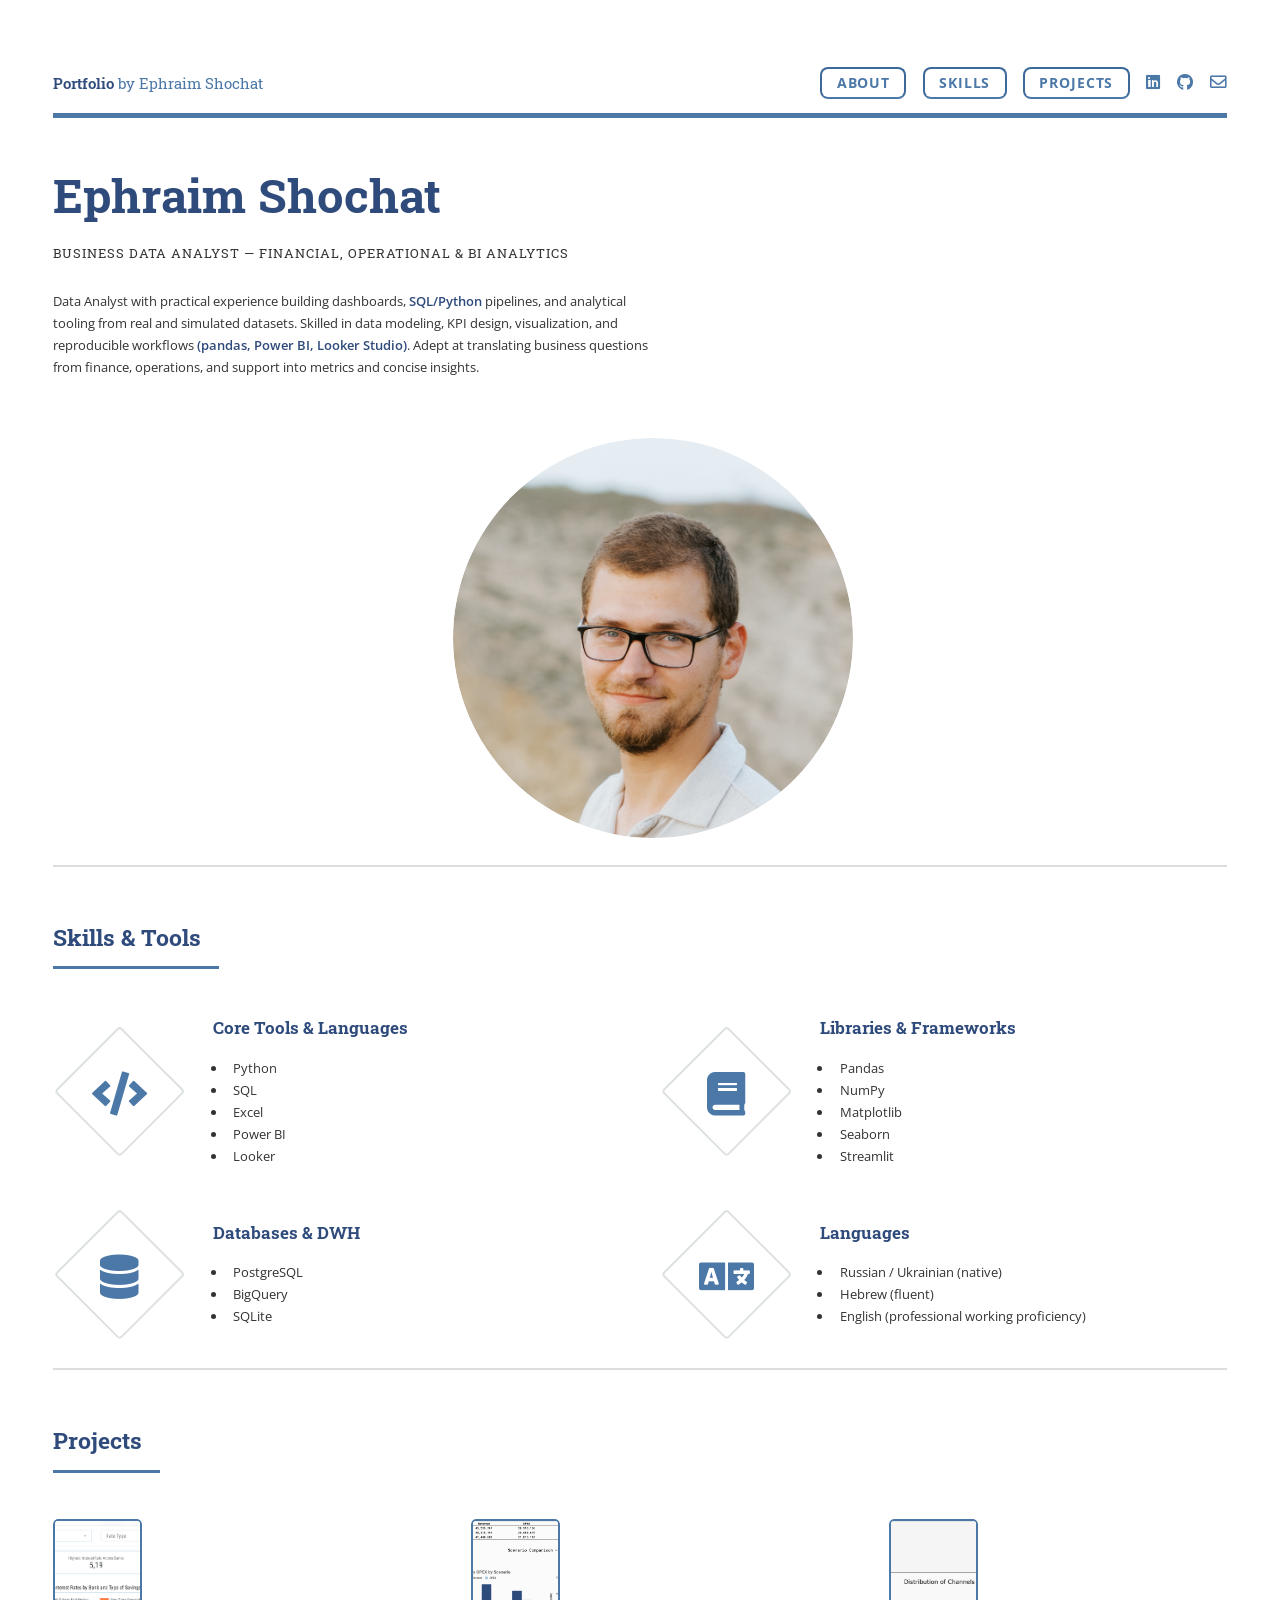
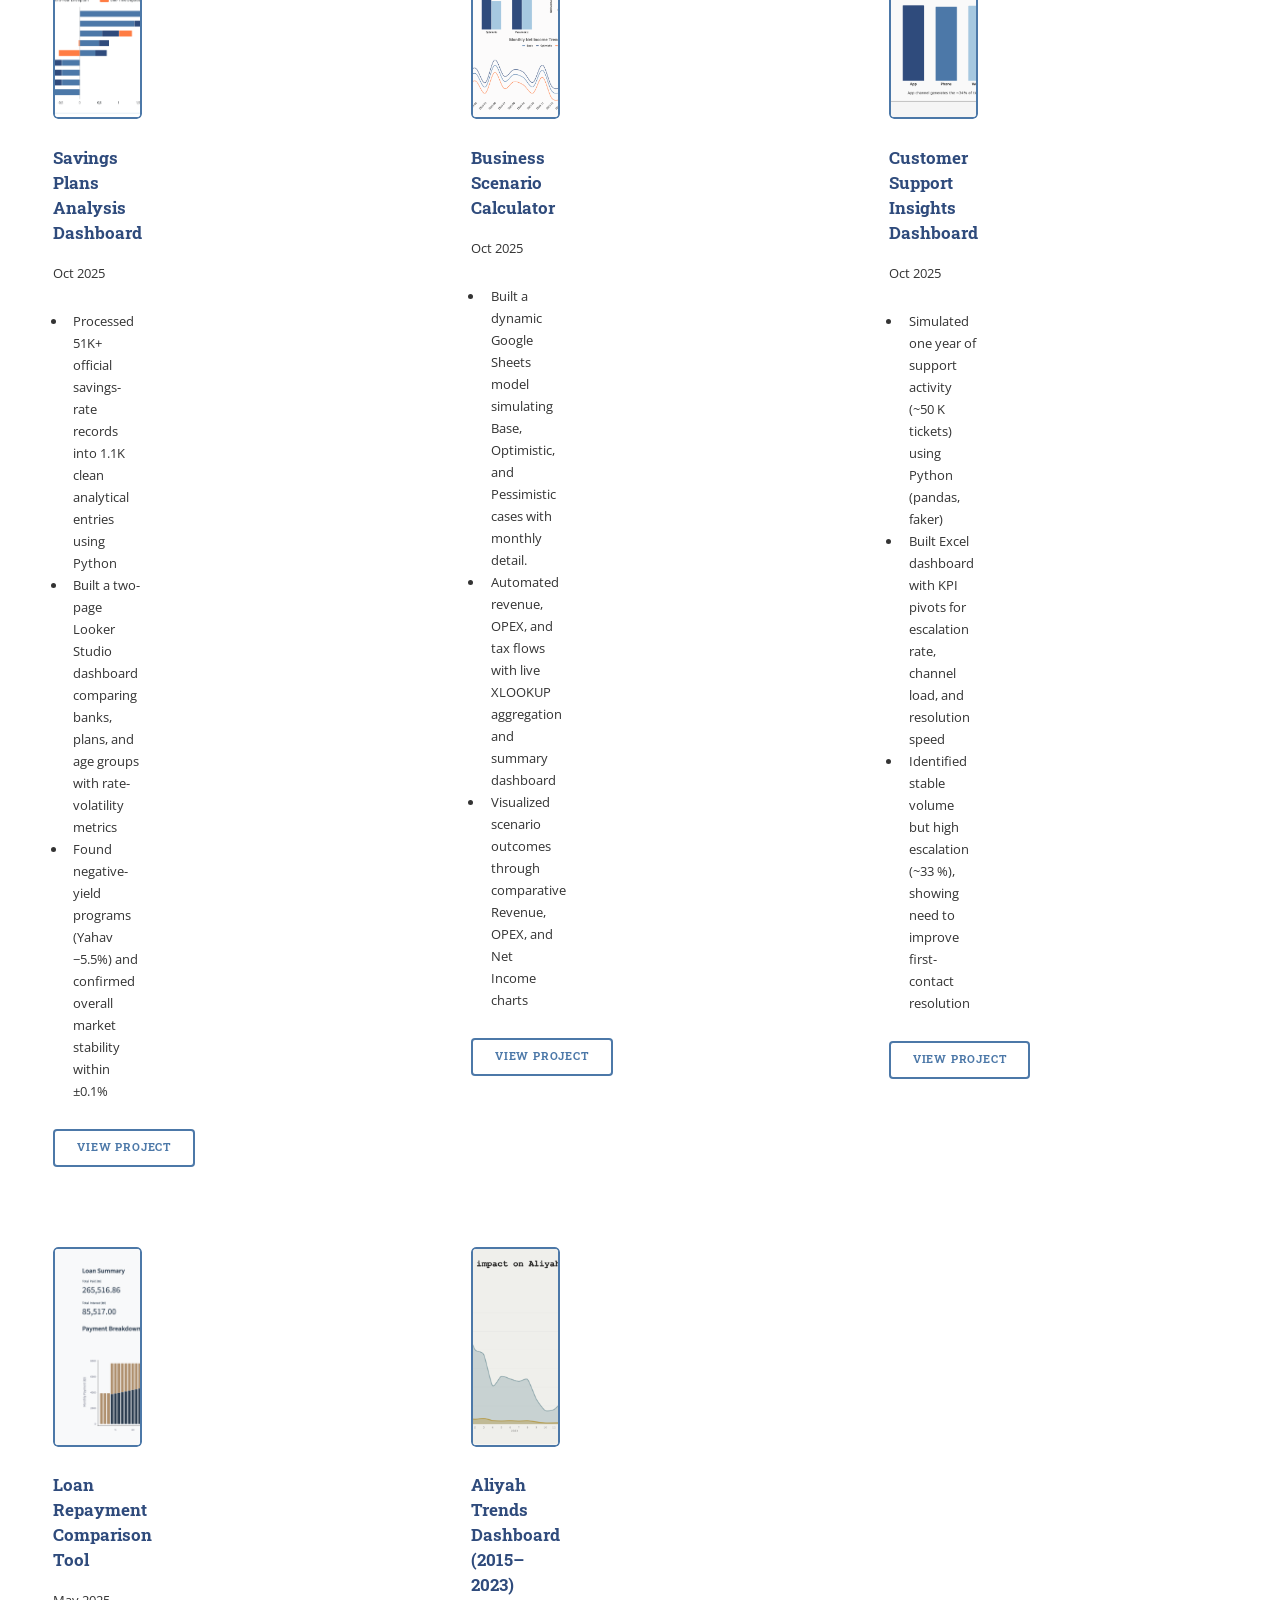
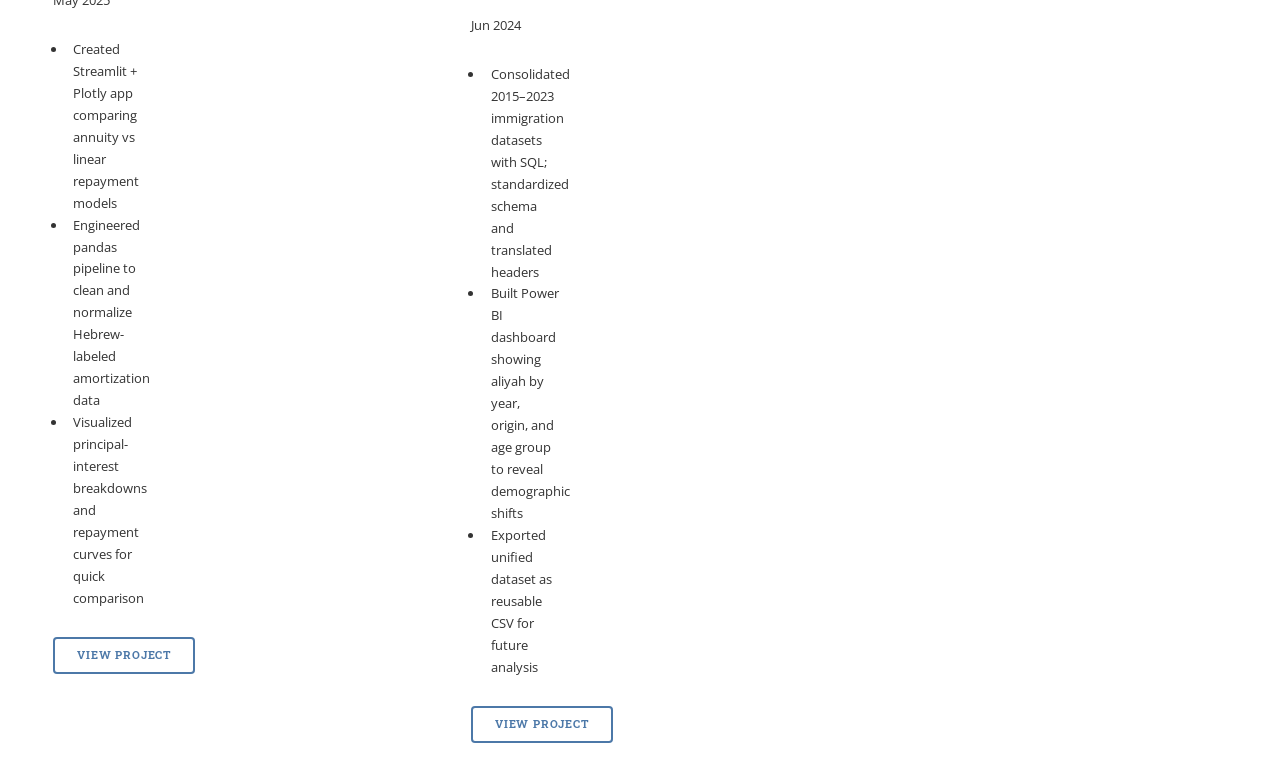
<file: index.html>
<!DOCTYPE html>
<html lang="en">
  <head>
    <meta charset="utf-8" />
    <title>Ephraim Shochat — Portfolio</title>
    <meta name="viewport" content="width=device-width, initial-scale=1" />
    <meta name="description" content="Portfolio of Ephraim Shochat: SQL, Python, Power BI, data modeling, dashboards, and analytics projects." />
	<meta property="og:type" content="website">
	<meta property="og:image" content="images/og-card.png">
	<meta name="twitter:card" content="summary_large_image">
    <link rel="stylesheet" href="assets/css/main.css" />
  </head>
  <body class="is-preload">
    <div id="wrapper">
      <div id="main">
        <div class="inner">
          <!-- Header -->			
			<header id="header" aria-label="Site header">
			<a href="index.html" class="logo">
				<strong>Portfolio</strong> by Ephraim Shochat
			</a>

				<ul class="icons" aria-label="Social and contact links">
				<!-- Navigation -->
				<li class="nav-item"><a href="#banner" class="pill">About</a></li>
				<li class="nav-item"><a href="#skills-title" class="pill">Skills</a></li>
				<li class="nav-item"><a href="#projects-title" class="pill">Projects</a></li>


				<!-- Social Network -->
				<li><a href="https://www.linkedin.com/in/ephraim-shochat/" class="icon brands fa-linkedin" target="_blank" rel="noopener" aria-label="LinkedIn"></a></li>
				<li><a href="https://github.com/eshokhat" class="icon brands fa-github" target="_blank" rel="noopener" aria-label="GitHub"></a></li>
				<li><a href="mailto:e.shokhat@gmail.com" class="icon fa-envelope" aria-label="Email"></a></li>
				</ul>	
			</header>
		  	

          <!-- Banner -->
          <section id="banner" aria-labelledby="hero-name">
            <div class="content">
              <header>
                <h1 id="hero-name">Ephraim Shochat</h1>
                <p>Business Data Analyst — Financial, Operational & BI Analytics</p>
              </header>
              <p>
                Data Analyst with practical experience building dashboards, <strong>SQL/Python</strong> pipelines, and analytical tooling from real and simulated datasets. Skilled in data modeling, KPI design, visualization, and reproducible workflows <strong>(pandas, Power BI, Looker Studio)</strong>. Adept at translating business questions from finance, operations, and support into metrics and concise insights.
              </p>
            </div>
            <span class="avatar">
              <img src="images/avatar.jpg" alt="Portrait of Ephraim Shochat" loading="lazy" />
            </span>
          </section>

          <!-- Skills & Tools -->
          <section aria-labelledby="skills-title">
            <header class="major">
              <h2 id="skills-title">Skills &amp; Tools</h2>
            </header>

            <div class="features">
              <article>
                <div class="icon solid fa-code" aria-hidden="true"></div>
                <div class="content">
                  <h3>Core Tools & Languages</h3>
                  <ul>
                    <li>Python</li>
                    <li>SQL</li>
                    <li>Excel</li>	                    
                    <li>Power BI</li>	
                    <li>Looker</li>									
                  </ul>
                </div>
              </article>

              <article>
                <div class="icon solid fa-book" aria-hidden="true"></div>
                <div class="content">
                  <h3>Libraries & Frameworks</h3>
                  <ul>
                    <li>Pandas</li>
                    <li>NumPy</li>
                    <li>Matplotlib</li>
                    <li>Seaborn</li>
                    <li>Streamlit</li>
                  </ul>
                </div>
              </article>

              <article>
                <div class="icon solid fa-database" aria-hidden="true"></div>
                <div class="content">
                  <h3>Databases &amp; DWH</h3>
                  <ul>
                    <li>PostgreSQL</li>
                    <li>BigQuery</li>
                    <li>SQLite</li>
                  </ul>
                </div>
              </article>

              <article>
                <div class="icon solid fa-language" aria-hidden="true"></div>
                <div class="content">
                  <h3>Languages</h3>
                  <ul>
                    <li>Russian / Ukrainian (native)</li>
                    <li>Hebrew (fluent)</li>
                    <li>English (professional working proficiency)</li>
                  </ul>
                </div>
              </article>
            </div>
          </section>

          <!-- Projects -->
          <section aria-labelledby="projects-title">
            <header class="major">
              <h2 id="projects-title">Projects</h2>
            </header>

            <div class="posts">
                            <article>
                <a href="https://github.com/eshokhat/israeli-savings-rates-dashboard" class="image" target="_blank" rel="noopener" aria-label="Savings Plans Analysis Dashboard">
                  <figure>
                    <img src="images/israeli-savings-rates-dashboard.png" alt="Savings Plans Analysis Dashboard" class="project-image" loading="lazy" />
                    <figcaption class="visually-hidden"></figcaption>
                  </figure>
                </a>
                <h3>Savings Plans Analysis Dashboard</h3>
                <p class="meta">
                  <time datetime="2025-10">Oct&nbsp;2025</time>
                </p>
                <ul>
                  <li>Processed 51K+ official savings-rate records into 1.1K clean analytical entries using Python</li>
                  <li>Built a two-page Looker Studio dashboard comparing banks, plans, and age groups with rate-volatility metrics</li>
                  <li>Found negative-yield programs (Yahav −5.5%) and confirmed overall market stability within ±0.1%</li>
                </ul>
                <ul class="actions">
                  <li><a href="https://github.com/eshokhat/israeli-savings-rates-dashboard" class="button" target="_blank" rel="noopener">View Project</a></li>
                </ul>
              </article>

              <article>
                <a href="https://github.com/eshokhat/business-scenario-calculator" class="image" target="_blank" rel="noopener" aria-label="Business Scenario Calculator">
                  <figure>
                    <img src="images/fpa-dashboard.png" alt="Business Scenario Calculator" class="project-image" loading="lazy" />
                    <figcaption class="visually-hidden"></figcaption>
                  </figure>
                </a>
                <h3>Business Scenario Calculator</h3>
                <p class="meta">
                  <time datetime="2025-10">Oct&nbsp;2025</time>
                </p>
                <ul>
                  <li>Built a dynamic Google Sheets model simulating Base, Optimistic, and Pessimistic cases with monthly detail.</li>
                  <li>Automated revenue, OPEX, and tax flows with live XLOOKUP aggregation and summary dashboard</li>
                  <li>Visualized scenario outcomes through comparative Revenue, OPEX, and Net Income charts</li>
                </ul>
                <ul class="actions">
                  <li><a href="https://github.com/eshokhat/business-scenario-calculator" class="button" target="_blank" rel="noopener">View Project</a></li>
                </ul>
              </article>

              <article>
                <a href="https://github.com/eshokhat/customer-support-insights" class="image" target="_blank" rel="noopener" aria-label="Customer Support Insights Dashboard on GitHub">
                  <figure>
                    <img src="images/customersupport.png" alt="Excel dashboard preview for customer support tickets" class="project-image" loading="lazy" />
                    <figcaption class="visually-hidden"></figcaption>
                  </figure>
                </a>
                <h3>Customer Support Insights Dashboard</h3>
                <p class="meta">
                  <time datetime="2025-10">Oct&nbsp;2025</time>
                </p>
                <ul>
                  <li>Simulated one year of support activity (~50 K tickets) using Python (pandas, faker)</li>
                  <li>Built Excel dashboard with KPI pivots for escalation rate, channel load, and resolution speed</li>
                  <li>Identified stable volume but high escalation (~33 %), showing need to improve first-contact resolution</li>
                </ul>
                <ul class="actions">
                  <li><a href="https://github.com/eshokhat/customer-support-insights" class="button" target="_blank" rel="noopener">View Project</a></li>
                </ul>
              </article>

              <article>
                <a href="https://github.com/eshokhat/loan-repayment-comparison" class="image" target="_blank" rel="noopener" aria-label="Loan Repayment Comparison Tool on GitHub">
                  <figure>
                    <img src="images/debtrepayment.png" alt="Streamlit loan amortization visualizer interface" class="project-image" loading="lazy" />
                    <figcaption class="visually-hidden"></figcaption>
                  </figure>
                </a>
                <h3>Loan Repayment Comparison Tool</h3>
                <p class="meta">
                  <time datetime="2025-05">May&nbsp;2025</time>
                </p>
                <ul>
                  <li>Created Streamlit + Plotly app comparing annuity vs linear repayment models</li>
                  <li>Engineered pandas pipeline to clean and normalize Hebrew-labeled amortization data</li>
				          <li>Visualized principal-interest breakdowns and repayment curves for quick comparison</li>
                </ul>
                <ul class="actions">
                  <li><a href="https://github.com/eshokhat/loan-repayment-comparison" class="button" target="_blank" rel="noopener">View Project</a></li>
                </ul>
              </article>

              <article>
                <a href="https://github.com/eshokhat/aliyah-trends-dashboard" class="image" target="_blank" rel="noopener" aria-label="Aliyah Trends Dashboard (2015–2023) on GitHub">
                  <figure>
                    <img src="images/olim.png" alt="Power BI visuals showing Aliyah trends 2015-2023" class="project-image" loading="lazy" />
                    <figcaption class="visually-hidden"></figcaption>
                  </figure>
                </a>
                <h3>Aliyah Trends Dashboard (2015–2023)</h3>
                <p class="meta">
                  <time datetime="2024-06">Jun&nbsp;2024</time>
                </p>
                <ul>
                  <li>Consolidated 2015–2023 immigration datasets with SQL; standardized schema and translated headers</li>
                  <li>Built Power BI dashboard showing aliyah by year, origin, and age group to reveal demographic shifts</li>
				          <li>Exported unified dataset as reusable CSV for future analysis</li>
                </ul>
                <ul class="actions">
                  <li><a href="https://github.com/eshokhat/aliyah-trends-dashboard" class="button" target="_blank" rel="noopener">View Project</a></li>
                </ul>
              </article>
            </div>
          </section>

        </div>
      </div>
    </div>

    <!-- Scripts -->
    <script defer src="assets/js/jquery.min.js"></script>
    <script defer src="assets/js/browser.min.js"></script>
    <script defer src="assets/js/breakpoints.min.js"></script>
    <script defer src="assets/js/util.js"></script>
    <script defer src="assets/js/main.js"></script>
  </body>
</html>
</file>
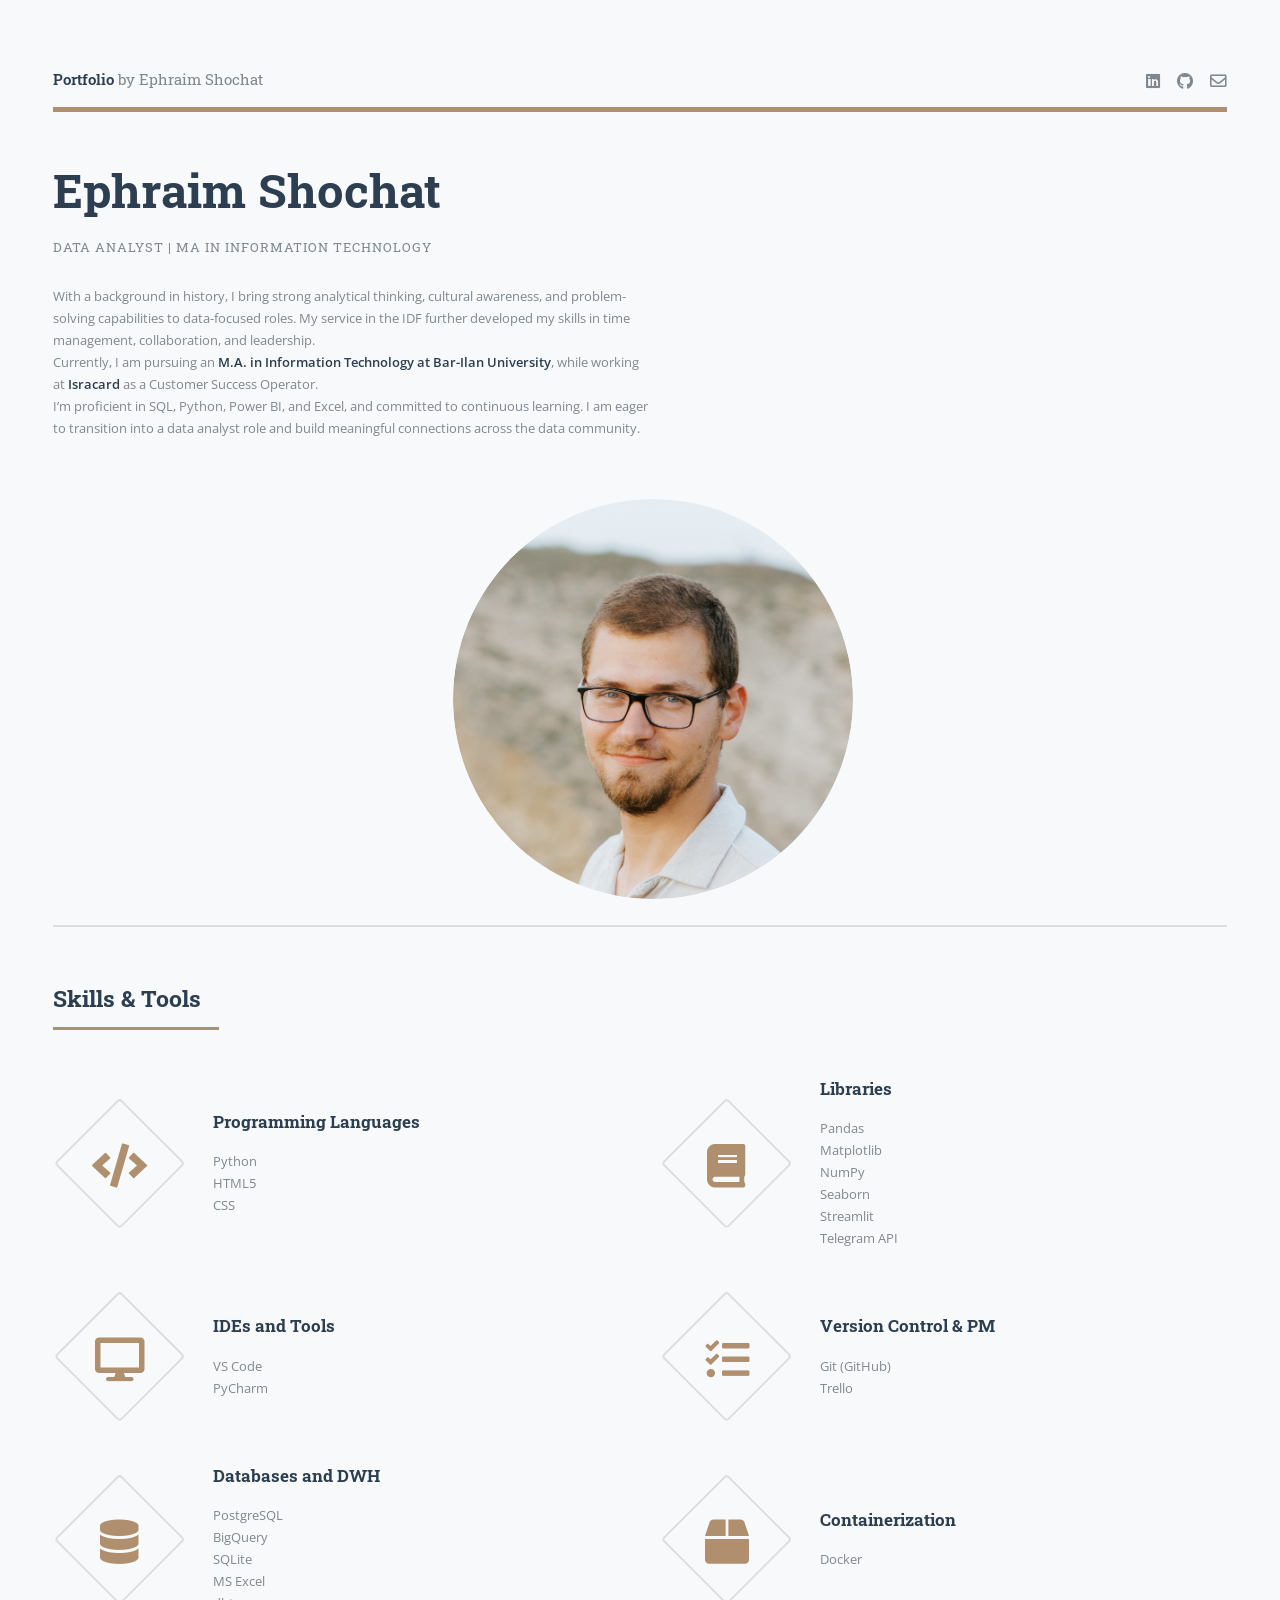
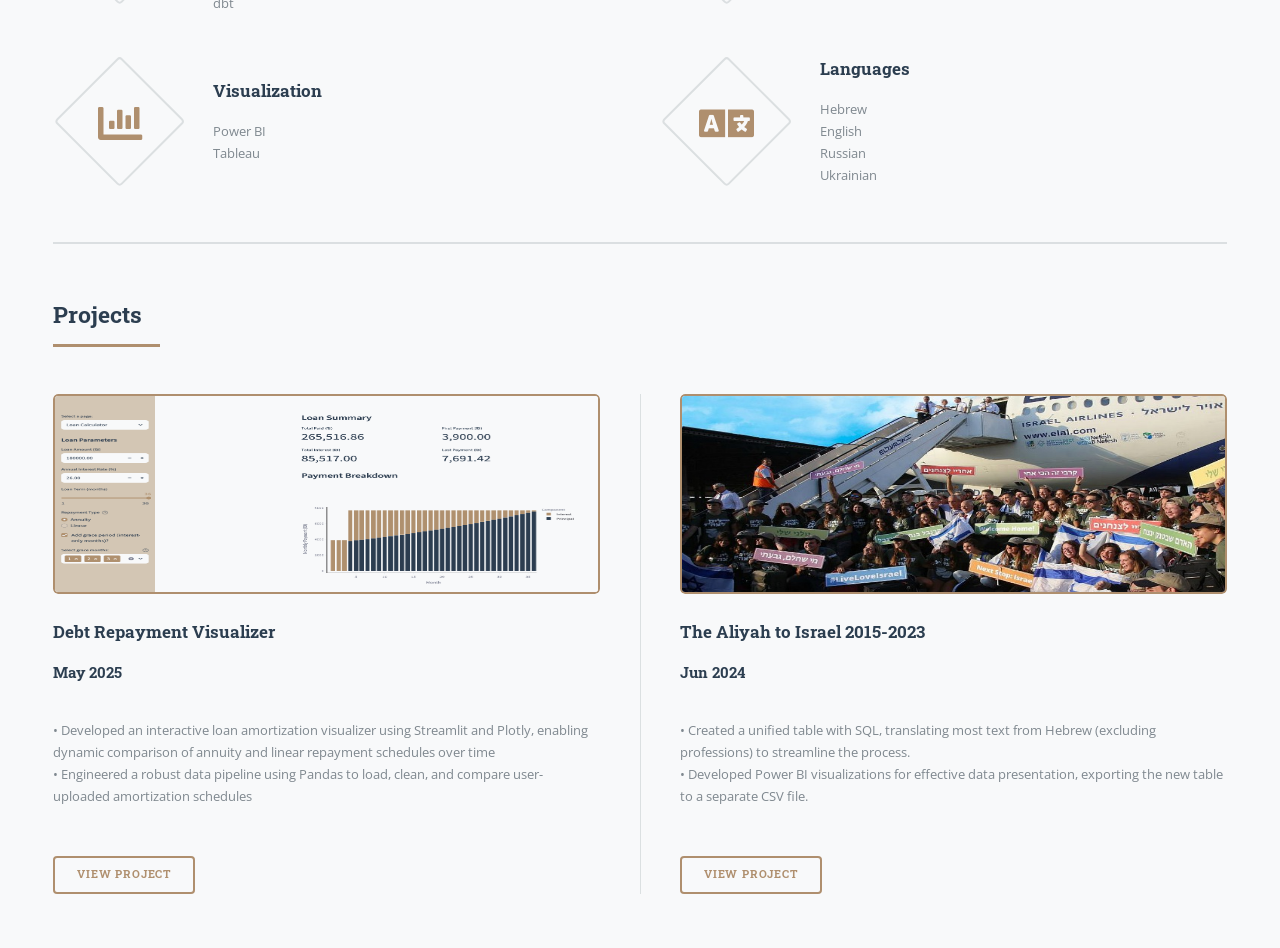
<file: portfolio-main/index.html>
<!DOCTYPE HTML>
<html>
	<head>
		<title>Ephraim Shochat Portfolio</title>
		<meta charset="utf-8" />
		<meta name="viewport" content="width=device-width, initial-scale=1, user-scalable=no" />
		<link rel="stylesheet" href="assets/css/main.css" />
	</head>
	<body class="is-preload">

		<!-- Wrapper -->
			<div id="wrapper">

				<!-- Main -->
					<div id="main">
						<div class="inner">

							<!-- Header Section -->
								<header id="header">
									<a href="index.html" class="logo"><strong>Portfolio</strong> by Ephraim Shochat</a>

									<ul class="icons">
										<li><a href="https://www.linkedin.com/in/ephraim-shochat/" class="icon brands fa-linkedin"><span class="label">linkedin</span></a></li>
										<li><a href="https://github.com/eshokhat" class="icon brands fa-github"><span class="label">github</span></a></li>
										<li><a href="mailto:e.shokhat.gmail.com" class="icon fa-envelope"><span class="label">email</span></a></li>
									</ul>
								</header>

							<!-- Banner Section-->
								<section id="banner">
									<div class="content">
										<header>
											<h1>Ephraim Shochat<br />
											</h1>
											<p>Data Analyst | MA in Information Technology</p>
										</header>
										<p>
										With a background in history, I bring strong analytical thinking, cultural awareness, and problem-solving capabilities to data-focused roles. My service in the IDF further developed my skills in time management, collaboration, and leadership. </br> Currently, I am pursuing an <b>M.A. in Information Technology at Bar-Ilan University</b>, while working at <b>Isracard</b> as a Customer Success Operator. </br> I’m proficient in SQL, Python, Power BI, and Excel, and committed to continuous learning. I am eager to transition into a data analyst role and build meaningful connections across the data community.</div>
									<span class="avatar">
										<img src="images/Banner.jpg" alt="Profile photo" />
									</span>
								</section>

							<!-- Skills Section-->
							<section>
								<header class="major">
								  <h2>Skills & Tools</h2>
								</header>
								<div class="features">
							  
								  <article>
									<div class="icon solid fa-code"></div>
									<div class="content">
									  <h3>Programming Languages</h3>
									  <p>Python<br>HTML5<br>CSS</p>
									</div>
								  </article>
							  
								  <article>
									<div class="icon solid fa-book"></div>
									<div class="content">
									  <h3>Libraries</h3>
									  <p>Pandas<br>Matplotlib<br>NumPy<br>Seaborn<br>Streamlit<br>Telegram API</p>
									</div>
								  </article>
							  
								  <article>
									<div class="icon solid fa-desktop"></div>
									<div class="content">
									  <h3>IDEs and Tools</h3>
									  <p>VS Code<br>PyCharm</p>
									</div>
								  </article>
							  
								  <article>
									<div class="icon solid fa-tasks"></div>
									<div class="content">
									  <h3>Version Control & PM</h3>
									  <p>Git (GitHub)<br>Trello</p>
									</div>
								  </article>
							  
								  <article>
									<div class="icon solid fa-database"></div>
									<div class="content">
									  <h3>Databases and DWH</h3>
									  <p>PostgreSQL<br>BigQuery<br>SQLite<br>MS Excel<br>dbt</p>
									</div>
								  </article>
							  
								  <article>
									<div class="icon solid fa-box"></div>
									<div class="content">
									  <h3>Containerization</h3>
									  <p>Docker</p>
									</div>
								  </article>
							  
								  <article>
									<div class="icon solid fa-chart-bar"></div>
									<div class="content">
									  <h3>Visualization</h3>
									  <p>Power BI<br>Tableau</p>
									</div>
								  </article>
							  
								  <article>
									<div class="icon solid fa-language"></div>
									<div class="content">
									  <h3>Languages</h3>
									  <p>Hebrew<br>English<br>Russian<br>Ukrainian</p>
									</div>
								  </article>
							  
								</div>
							  </section>
							  
							<!-- Projects Section-->
							<section>
								<header class="major">
									<h2>Projects</h2>
								</header>
								<div class="posts">
									<article>
										<a href="https://github.com/eshokhat/debt-visualizer" class="image"><img src="images/DebtRepaymentVisualizer.png" alt="" class="project-image" /></a>
										<h3>Debt Repayment Visualizer</h3>
										<h4>May 2025</h4> <br>
										<p>
											• Developed an interactive loan amortization visualizer using Streamlit and Plotly, enabling dynamic comparison of annuity and linear repayment schedules over time </br>
											• Engineered a robust data pipeline using Pandas to load, clean, and compare user-uploaded amortization schedules </br>
										</p>
										<ul class="actions">
											<li><a href="https://github.com/eshokhat/debt-visualizer" class="button">View Project</a></li>
										</ul>
									</article>
									<article>
										<a href="https://github.com/eshokhat/Olim" class="image"><img src="images/Aliyah.jpg" alt="" class="project-image" /></a>
										<h3>The Aliyah to Israel 2015-2023</h3>
										<h4>Jun 2024</h4> <br>
										<p>
											• Created a unified table with SQL, translating most text from Hebrew (excluding professions) to streamline the process. <br>
											• Developed Power BI visualizations for effective data presentation, exporting the new table to a separate CSV file.
											
										</p>
										<ul class="actions">
											<li><a href="https://github.com/eshokhat/Olim" class="button">View Project</a></li>
										</ul>
									</article>
								</div>
							</section>
						</div>
					</div>


		<!-- Scripts -->
			<script src="assets/js/jquery.min.js"></script>
			<script src="assets/js/browser.min.js"></script>
			<script src="assets/js/breakpoints.min.js"></script>
			<script src="assets/js/util.js"></script>
			<script src="assets/js/main.js"></script>

	</body>
</html>
</file>
<file: assets/css/main.css>
@import url(fontawesome-all.min.css);
@import url("https://fonts.googleapis.com/css?family=Open+Sans:400,600,400italic,600italic|Roboto+Slab:400,700");

html, body, div, span, applet, object,
iframe, h1, h2, h3, h4, h5, h6, p, blockquote,
pre, a, abbr, acronym, address, big, cite,
code, del, dfn, em, img, ins, kbd, q, s, samp,
small, strike, strong, sub, sup, tt, var, b,
u, i, center, dl, dt, dd, ol, ul, li, fieldset,
form, label, legend, table, caption, tbody,
tfoot, thead, tr, th, td, article, aside,
canvas, details, embed, figure, figcaption,
footer, header, hgroup, menu, nav, output, ruby,
section, summary, time, mark, audio, video {
  margin: 0;
  padding: 0;
  border: 0;
  font-size: 100%;
  font: inherit;
  vertical-align: baseline; }

article, aside, details, figcaption, figure,
footer, header, hgroup, menu, nav, section {
  display: block; }

body {
  line-height: 1; }

ol, ul {
  list-style: none; }

blockquote, q {
  quotes: none; }
  blockquote:before, blockquote:after, q:before, q:after {
    content: '';
    content: none; }

table {
  border-collapse: collapse;
  border-spacing: 0; }

body {
  -webkit-text-size-adjust: none; }

mark {
  background-color: transparent;
  color: inherit; }

input::-moz-focus-inner {
  border: 0;
  padding: 0; }

input, select, textarea {
  -moz-appearance: none;
  -webkit-appearance: none;
  -ms-appearance: none;
  appearance: none; }

/* Basic */
@-ms-viewport {
  width: device-width; }

body {
  -ms-overflow-style: scrollbar; }

@media screen and (max-width: 480px) {
  html, body {
    min-width: 320px; } }

html {
  box-sizing: border-box; }

*, *:before, *:after {
  box-sizing: inherit; }

body {
  background: #F8F9FA; }
  body.is-preload *, body.is-preload *:before, body.is-preload *:after, body.is-resizing *, body.is-resizing *:before, body.is-resizing *:after {
    -moz-animation: none !important;
    -webkit-animation: none !important;
    -ms-animation: none !important;
    animation: none !important;
    -moz-transition: none !important;
    -webkit-transition: none !important;
    -ms-transition: none !important;
    transition: none !important; }

/* Type */
body, input, select, textarea {
  color: #7f888f;
  font-family: "Open Sans", sans-serif;
  font-size: 13pt;
  font-weight: 400;
  line-height: 1.65; }
  @media screen and (max-width: 1680px) {
    body, input, select, textarea {
      font-size: 11pt; } }
  @media screen and (max-width: 1280px) {
    body, input, select, textarea {
      font-size: 10pt; } }
  @media screen and (max-width: 360px) {
    body, input, select, textarea {
      font-size: 9pt; } }

a {
  -moz-transition: color 0.2s ease-in-out, border-bottom-color 0.2s ease-in-out;
  -webkit-transition: color 0.2s ease-in-out, border-bottom-color 0.2s ease-in-out;
  -ms-transition: color 0.2s ease-in-out, border-bottom-color 0.2s ease-in-out;
  transition: color 0.2s ease-in-out, border-bottom-color 0.2s ease-in-out;
  border-bottom: dotted 1px;
  color: #AF8F6E;
  text-decoration: none; }
  a:hover {
    border-bottom-color: #AF8F6E;
    color: #AF8F6E !important; }
    a:hover strong {
      color: inherit; }

strong, b {
  color: #2C3E50;
  font-weight: 600; }

em, i {
  font-style: italic; }

p {
  margin: 0 0 2em 0; }

h1, h2, h3, h4, h5, h6 {
  color: #2C3E50;
  font-family: "Roboto Slab", serif;
  font-weight: 700;
  line-height: 1.5;
  margin: 0 0 1em 0; }
  h1 a, h2 a, h3 a, h4 a, h5 a, h6 a {
    color: inherit;
    text-decoration: none;
    border-bottom: 0; }

h1 {
  font-size: 4em;
  margin: 0 0 0.5em 0;
  line-height: 1.3; }

h2 {
  font-size: 1.75em; }

h3 {
  font-size: 1.25em; }

h4 {
  font-size: 1.1em; }

h5 {
  font-size: 0.9em; }

h6 {
  font-size: 0.7em; }

@media screen and (max-width: 1680px) {
  h1 {
    font-size: 3.5em; } }

@media screen and (max-width: 980px) {
  h1 {
    font-size: 3.25em; } }

@media screen and (max-width: 736px) {
  h1 {
    font-size: 2em;
    line-height: 1.4; }
  h2 {
    font-size: 1.5em; } }

sub {
  font-size: 0.8em;
  position: relative;
  top: 0.5em; }

sup {
  font-size: 0.8em;
  position: relative;
  top: -0.5em; }

blockquote {
  border-left: solid 3px rgba(210, 215, 217, 0.75);
  font-style: italic;
  margin: 0 0 2em 0;
  padding: 0.5em 0 0.5em 2em; }

code {
  background: rgba(230, 235, 237, 0.25);
  border-radius: 0.375em;
  border: solid 1px rgba(210, 215, 217, 0.75);
  font-family: "Courier New", monospace;
  font-size: 0.9em;
  margin: 0 0.25em;
  padding: 0.25em 0.65em; }

pre {
  -webkit-overflow-scrolling: touch;
  font-family: "Courier New", monospace;
  font-size: 0.9em;
  margin: 0 0 2em 0; }
  pre code {
    display: block;
    line-height: 1.75;
    padding: 1em 1.5em;
    overflow-x: auto; }

hr {
  border: 0;
  border-bottom: solid 1px rgba(210, 215, 217, 0.75);
  margin: 2em 0; }
  hr.major {
    margin: 3em 0; }

.align-left {
  text-align: left; }

.align-center {
  text-align: center; }

.align-right {
  text-align: right; }

/* Row */
.row {
  display: flex;
  flex-wrap: wrap;
  box-sizing: border-box;
  align-items: stretch; }
  .row > * {
    box-sizing: border-box; }
  .row.gtr-uniform > * > :last-child {
    margin-bottom: 0; }
  .row.aln-left {
    justify-content: flex-start; }
  .row.aln-center {
    justify-content: center; }
  .row.aln-right {
    justify-content: flex-end; }
  .row.aln-top {
    align-items: flex-start; }
  .row.aln-middle {
    align-items: center; }
  .row.aln-bottom {
    align-items: flex-end; }
  .row > .imp {
    order: -1; }
  .row > .col-1 {
    width: 8.33333%; }
  .row > .off-1 {
    margin-left: 8.33333%; }
  .row > .col-2 {
    width: 16.66667%; }
  .row > .off-2 {
    margin-left: 16.66667%; }
  .row > .col-3 {
    width: 25%; }
  .row > .off-3 {
    margin-left: 25%; }
  .row > .col-4 {
    width: 33.33333%; }
  .row > .off-4 {
    margin-left: 33.33333%; }
  .row > .col-5 {
    width: 41.66667%; }
  .row > .off-5 {
    margin-left: 41.66667%; }
  .row > .col-6 {
    width: 50%; }
  .row > .off-6 {
    margin-left: 50%; }
  .row > .col-7 {
    width: 58.33333%; }
  .row > .off-7 {
    margin-left: 58.33333%; }
  .row > .col-8 {
    width: 66.66667%; }
  .row > .off-8 {
    margin-left: 66.66667%; }
  .row > .col-9 {
    width: 75%; }
  .row > .off-9 {
    margin-left: 75%; }
  .row > .col-10 {
    width: 83.33333%; }
  .row > .off-10 {
    margin-left: 83.33333%; }
  .row > .col-11 {
    width: 91.66667%; }
  .row > .off-11 {
    margin-left: 91.66667%; }
  .row > .col-12 {
    width: 100%; }
  .row > .off-12 {
    margin-left: 100%; }
  .row.gtr-0 {
    margin-top: 0;
    margin-left: 0em; }
    .row.gtr-0 > * {
      padding: 0 0 0 0em; }
    .row.gtr-0.gtr-uniform {
      margin-top: 0em; }
      .row.gtr-0.gtr-uniform > * {
        padding-top: 0em; }
  .row.gtr-25 {
    margin-top: 0;
    margin-left: -0.375em; }
    .row.gtr-25 > * {
      padding: 0 0 0 0.375em; }
    .row.gtr-25.gtr-uniform {
      margin-top: -0.375em; }
      .row.gtr-25.gtr-uniform > * {
        padding-top: 0.375em; }
  .row.gtr-50 {
    margin-top: 0;
    margin-left: -0.75em; }
    .row.gtr-50 > * {
      padding: 0 0 0 0.75em; }
    .row.gtr-50.gtr-uniform {
      margin-top: -0.75em; }
      .row.gtr-50.gtr-uniform > * {
        padding-top: 0.75em; }
  .row {
    margin-top: 0;
    margin-left: -1.5em; }
    .row > * {
      padding: 0 0 0 1.5em; }
    .row.gtr-uniform {
      margin-top: -1.5em; }
      .row.gtr-uniform > * {
        padding-top: 1.5em; }
  .row.gtr-150 {
    margin-top: 0;
    margin-left: -2.25em; }
    .row.gtr-150 > * {
      padding: 0 0 0 2.25em; }
    .row.gtr-150.gtr-uniform {
      margin-top: -2.25em; }
      .row.gtr-150.gtr-uniform > * {
        padding-top: 2.25em; }
  .row.gtr-200 {
    margin-top: 0;
    margin-left: -3em; }
    .row.gtr-200 > * {
      padding: 0 0 0 3em; }
    .row.gtr-200.gtr-uniform {
      margin-top: -3em; }
      .row.gtr-200.gtr-uniform > * {
        padding-top: 3em; }
  @media screen and (max-width: 1680px) {
    .row {
      display: flex;
      flex-wrap: wrap;
      box-sizing: border-box;
      align-items: stretch; }
      .row > * {
        box-sizing: border-box; }
      .row.gtr-uniform > * > :last-child {
        margin-bottom: 0; }
      .row.aln-left {
        justify-content: flex-start; }
      .row.aln-center {
        justify-content: center; }
      .row.aln-right {
        justify-content: flex-end; }
      .row.aln-top {
        align-items: flex-start; }
      .row.aln-middle {
        align-items: center; }
      .row.aln-bottom {
        align-items: flex-end; }
      .row > .imp-xlarge {
        order: -1; }
      .row > .col-1-xlarge {
        width: 8.33333%; }
      .row > .off-1-xlarge {
        margin-left: 8.33333%; }
      .row > .col-2-xlarge {
        width: 16.66667%; }
      .row > .off-2-xlarge {
        margin-left: 16.66667%; }
      .row > .col-3-xlarge {
        width: 25%; }
      .row > .off-3-xlarge {
        margin-left: 25%; }
      .row > .col-4-xlarge {
        width: 33.33333%; }
      .row > .off-4-xlarge {
        margin-left: 33.33333%; }
      .row > .col-5-xlarge {
        width: 41.66667%; }
      .row > .off-5-xlarge {
        margin-left: 41.66667%; }
      .row > .col-6-xlarge {
        width: 50%; }
      .row > .off-6-xlarge {
        margin-left: 50%; }
      .row > .col-7-xlarge {
        width: 58.33333%; }
      .row > .off-7-xlarge {
        margin-left: 58.33333%; }
      .row > .col-8-xlarge {
        width: 66.66667%; }
      .row > .off-8-xlarge {
        margin-left: 66.66667%; }
      .row > .col-9-xlarge {
        width: 75%; }
      .row > .off-9-xlarge {
        margin-left: 75%; }
      .row > .col-10-xlarge {
        width: 83.33333%; }
      .row > .off-10-xlarge {
        margin-left: 83.33333%; }
      .row > .col-11-xlarge {
        width: 91.66667%; }
      .row > .off-11-xlarge {
        margin-left: 91.66667%; }
      .row > .col-12-xlarge {
        width: 100%; }
      .row > .off-12-xlarge {
        margin-left: 100%; }
      .row.gtr-0 {
        margin-top: 0;
        margin-left: 0em; }
        .row.gtr-0 > * {
          padding: 0 0 0 0em; }
        .row.gtr-0.gtr-uniform {
          margin-top: 0em; }
          .row.gtr-0.gtr-uniform > * {
            padding-top: 0em; }
      .row.gtr-25 {
        margin-top: 0;
        margin-left: -0.375em; }
        .row.gtr-25 > * {
          padding: 0 0 0 0.375em; }
        .row.gtr-25.gtr-uniform {
          margin-top: -0.375em; }
          .row.gtr-25.gtr-uniform > * {
            padding-top: 0.375em; }
      .row.gtr-50 {
        margin-top: 0;
        margin-left: -0.75em; }
        .row.gtr-50 > * {
          padding: 0 0 0 0.75em; }
        .row.gtr-50.gtr-uniform {
          margin-top: -0.75em; }
          .row.gtr-50.gtr-uniform > * {
            padding-top: 0.75em; }
      .row {
        margin-top: 0;
        margin-left: -1.5em; }
        .row > * {
          padding: 0 0 0 1.5em; }
        .row.gtr-uniform {
          margin-top: -1.5em; }
          .row.gtr-uniform > * {
            padding-top: 1.5em; }
      .row.gtr-150 {
        margin-top: 0;
        margin-left: -2.25em; }
        .row.gtr-150 > * {
          padding: 0 0 0 2.25em; }
        .row.gtr-150.gtr-uniform {
          margin-top: -2.25em; }
          .row.gtr-150.gtr-uniform > * {
            padding-top: 2.25em; }
      .row.gtr-200 {
        margin-top: 0;
        margin-left: -3em; }
        .row.gtr-200 > * {
          padding: 0 0 0 3em; }
        .row.gtr-200.gtr-uniform {
          margin-top: -3em; }
          .row.gtr-200.gtr-uniform > * {
            padding-top: 3em; } }
  @media screen and (max-width: 1280px) {
    .row {
      display: flex;
      flex-wrap: wrap;
      box-sizing: border-box;
      align-items: stretch; }
      .row > * {
        box-sizing: border-box; }
      .row.gtr-uniform > * > :last-child {
        margin-bottom: 0; }
      .row.aln-left {
        justify-content: flex-start; }
      .row.aln-center {
        justify-content: center; }
      .row.aln-right {
        justify-content: flex-end; }
      .row.aln-top {
        align-items: flex-start; }
      .row.aln-middle {
        align-items: center; }
      .row.aln-bottom {
        align-items: flex-end; }
      .row > .imp-large {
        order: -1; }
      .row > .col-1-large {
        width: 8.33333%; }
      .row > .off-1-large {
        margin-left: 8.33333%; }
      .row > .col-2-large {
        width: 16.66667%; }
      .row > .off-2-large {
        margin-left: 16.66667%; }
      .row > .col-3-large {
        width: 25%; }
      .row > .off-3-large {
        margin-left: 25%; }
      .row > .col-4-large {
        width: 33.33333%; }
      .row > .off-4-large {
        margin-left: 33.33333%; }
      .row > .col-5-large {
        width: 41.66667%; }
      .row > .off-5-large {
        margin-left: 41.66667%; }
      .row > .col-6-large {
        width: 50%; }
      .row > .off-6-large {
        margin-left: 50%; }
      .row > .col-7-large {
        width: 58.33333%; }
      .row > .off-7-large {
        margin-left: 58.33333%; }
      .row > .col-8-large {
        width: 66.66667%; }
      .row > .off-8-large {
        margin-left: 66.66667%; }
      .row > .col-9-large {
        width: 75%; }
      .row > .off-9-large {
        margin-left: 75%; }
      .row > .col-10-large {
        width: 83.33333%; }
      .row > .off-10-large {
        margin-left: 83.33333%; }
      .row > .col-11-large {
        width: 91.66667%; }
      .row > .off-11-large {
        margin-left: 91.66667%; }
      .row > .col-12-large {
        width: 100%; }
      .row > .off-12-large {
        margin-left: 100%; }
      .row.gtr-0 {
        margin-top: 0;
        margin-left: 0em; }
        .row.gtr-0 > * {
          padding: 0 0 0 0em; }
        .row.gtr-0.gtr-uniform {
          margin-top: 0em; }
          .row.gtr-0.gtr-uniform > * {
            padding-top: 0em; }
      .row.gtr-25 {
        margin-top: 0;
        margin-left: -0.375em; }
        .row.gtr-25 > * {
          padding: 0 0 0 0.375em; }
        .row.gtr-25.gtr-uniform {
          margin-top: -0.375em; }
          .row.gtr-25.gtr-uniform > * {
            padding-top: 0.375em; }
      .row.gtr-50 {
        margin-top: 0;
        margin-left: -0.75em; }
        .row.gtr-50 > * {
          padding: 0 0 0 0.75em; }
        .row.gtr-50.gtr-uniform {
          margin-top: -0.75em; }
          .row.gtr-50.gtr-uniform > * {
            padding-top: 0.75em; }
      .row {
        margin-top: 0;
        margin-left: -1.5em; }
        .row > * {
          padding: 0 0 0 1.5em; }
        .row.gtr-uniform {
          margin-top: -1.5em; }
          .row.gtr-uniform > * {
            padding-top: 1.5em; }
      .row.gtr-150 {
        margin-top: 0;
        margin-left: -2.25em; }
        .row.gtr-150 > * {
          padding: 0 0 0 2.25em; }
        .row.gtr-150.gtr-uniform {
          margin-top: -2.25em; }
          .row.gtr-150.gtr-uniform > * {
            padding-top: 2.25em; }
      .row.gtr-200 {
        margin-top: 0;
        margin-left: -3em; }
        .row.gtr-200 > * {
          padding: 0 0 0 3em; }
        .row.gtr-200.gtr-uniform {
          margin-top: -3em; }
          .row.gtr-200.gtr-uniform > * {
            padding-top: 3em; } }
  @media screen and (max-width: 980px) {
    .row {
      display: flex;
      flex-wrap: wrap;
      box-sizing: border-box;
      align-items: stretch; }
      .row > * {
        box-sizing: border-box; }
      .row.gtr-uniform > * > :last-child {
        margin-bottom: 0; }
      .row.aln-left {
        justify-content: flex-start; }
      .row.aln-center {
        justify-content: center; }
      .row.aln-right {
        justify-content: flex-end; }
      .row.aln-top {
        align-items: flex-start; }
      .row.aln-middle {
        align-items: center; }
      .row.aln-bottom {
        align-items: flex-end; }
      .row > .imp-medium {
        order: -1; }
      .row > .col-1-medium {
        width: 8.33333%; }
      .row > .off-1-medium {
        margin-left: 8.33333%; }
      .row > .col-2-medium {
        width: 16.66667%; }
      .row > .off-2-medium {
        margin-left: 16.66667%; }
      .row > .col-3-medium {
        width: 25%; }
      .row > .off-3-medium {
        margin-left: 25%; }
      .row > .col-4-medium {
        width: 33.33333%; }
      .row > .off-4-medium {
        margin-left: 33.33333%; }
      .row > .col-5-medium {
        width: 41.66667%; }
      .row > .off-5-medium {
        margin-left: 41.66667%; }
      .row > .col-6-medium {
        width: 50%; }
      .row > .off-6-medium {
        margin-left: 50%; }
      .row > .col-7-medium {
        width: 58.33333%; }
      .row > .off-7-medium {
        margin-left: 58.33333%; }
      .row > .col-8-medium {
        width: 66.66667%; }
      .row > .off-8-medium {
        margin-left: 66.66667%; }
      .row > .col-9-medium {
        width: 75%; }
      .row > .off-9-medium {
        margin-left: 75%; }
      .row > .col-10-medium {
        width: 83.33333%; }
      .row > .off-10-medium {
        margin-left: 83.33333%; }
      .row > .col-11-medium {
        width: 91.66667%; }
      .row > .off-11-medium {
        margin-left: 91.66667%; }
      .row > .col-12-medium {
        width: 100%; }
      .row > .off-12-medium {
        margin-left: 100%; }
      .row.gtr-0 {
        margin-top: 0;
        margin-left: 0em; }
        .row.gtr-0 > * {
          padding: 0 0 0 0em; }
        .row.gtr-0.gtr-uniform {
          margin-top: 0em; }
          .row.gtr-0.gtr-uniform > * {
            padding-top: 0em; }
      .row.gtr-25 {
        margin-top: 0;
        margin-left: -0.375em; }
        .row.gtr-25 > * {
          padding: 0 0 0 0.375em; }
        .row.gtr-25.gtr-uniform {
          margin-top: -0.375em; }
          .row.gtr-25.gtr-uniform > * {
            padding-top: 0.375em; }
      .row.gtr-50 {
        margin-top: 0;
        margin-left: -0.75em; }
        .row.gtr-50 > * {
          padding: 0 0 0 0.75em; }
        .row.gtr-50.gtr-uniform {
          margin-top: -0.75em; }
          .row.gtr-50.gtr-uniform > * {
            padding-top: 0.75em; }
      .row {
        margin-top: 0;
        margin-left: -1.5em; }
        .row > * {
          padding: 0 0 0 1.5em; }
        .row.gtr-uniform {
          margin-top: -1.5em; }
          .row.gtr-uniform > * {
            padding-top: 1.5em; }
      .row.gtr-150 {
        margin-top: 0;
        margin-left: -2.25em; }
        .row.gtr-150 > * {
          padding: 0 0 0 2.25em; }
        .row.gtr-150.gtr-uniform {
          margin-top: -2.25em; }
          .row.gtr-150.gtr-uniform > * {
            padding-top: 2.25em; }
      .row.gtr-200 {
        margin-top: 0;
        margin-left: -3em; }
        .row.gtr-200 > * {
          padding: 0 0 0 3em; }
        .row.gtr-200.gtr-uniform {
          margin-top: -3em; }
          .row.gtr-200.gtr-uniform > * {
            padding-top: 3em; } }
  @media screen and (max-width: 736px) {
    .row {
      display: flex;
      flex-wrap: wrap;
      box-sizing: border-box;
      align-items: stretch; }
      .row > * {
        box-sizing: border-box; }
      .row.gtr-uniform > * > :last-child {
        margin-bottom: 0; }
      .row.aln-left {
        justify-content: flex-start; }
      .row.aln-center {
        justify-content: center; }
      .row.aln-right {
        justify-content: flex-end; }
      .row.aln-top {
        align-items: flex-start; }
      .row.aln-middle {
        align-items: center; }
      .row.aln-bottom {
        align-items: flex-end; }
      .row > .imp-small {
        order: -1; }
      .row > .col-1-small {
        width: 8.33333%; }
      .row > .off-1-small {
        margin-left: 8.33333%; }
      .row > .col-2-small {
        width: 16.66667%; }
      .row > .off-2-small {
        margin-left: 16.66667%; }
      .row > .col-3-small {
        width: 25%; }
      .row > .off-3-small {
        margin-left: 25%; }
      .row > .col-4-small {
        width: 33.33333%; }
      .row > .off-4-small {
        margin-left: 33.33333%; }
      .row > .col-5-small {
        width: 41.66667%; }
      .row > .off-5-small {
        margin-left: 41.66667%; }
      .row > .col-6-small {
        width: 50%; }
      .row > .off-6-small {
        margin-left: 50%; }
      .row > .col-7-small {
        width: 58.33333%; }
      .row > .off-7-small {
        margin-left: 58.33333%; }
      .row > .col-8-small {
        width: 66.66667%; }
      .row > .off-8-small {
        margin-left: 66.66667%; }
      .row > .col-9-small {
        width: 75%; }
      .row > .off-9-small {
        margin-left: 75%; }
      .row > .col-10-small {
        width: 83.33333%; }
      .row > .off-10-small {
        margin-left: 83.33333%; }
      .row > .col-11-small {
        width: 91.66667%; }
      .row > .off-11-small {
        margin-left: 91.66667%; }
      .row > .col-12-small {
        width: 100%; }
      .row > .off-12-small {
        margin-left: 100%; }
      .row.gtr-0 {
        margin-top: 0;
        margin-left: 0em; }
        .row.gtr-0 > * {
          padding: 0 0 0 0em; }
        .row.gtr-0.gtr-uniform {
          margin-top: 0em; }
          .row.gtr-0.gtr-uniform > * {
            padding-top: 0em; }
      .row.gtr-25 {
        margin-top: 0;
        margin-left: -0.375em; }
        .row.gtr-25 > * {
          padding: 0 0 0 0.375em; }
        .row.gtr-25.gtr-uniform {
          margin-top: -0.375em; }
          .row.gtr-25.gtr-uniform > * {
            padding-top: 0.375em; }
      .row.gtr-50 {
        margin-top: 0;
        margin-left: -0.75em; }
        .row.gtr-50 > * {
          padding: 0 0 0 0.75em; }
        .row.gtr-50.gtr-uniform {
          margin-top: -0.75em; }
          .row.gtr-50.gtr-uniform > * {
            padding-top: 0.75em; }
      .row {
        margin-top: 0;
        margin-left: -1.5em; }
        .row > * {
          padding: 0 0 0 1.5em; }
        .row.gtr-uniform {
          margin-top: -1.5em; }
          .row.gtr-uniform > * {
            padding-top: 1.5em; }
      .row.gtr-150 {
        margin-top: 0;
        margin-left: -2.25em; }
        .row.gtr-150 > * {
          padding: 0 0 0 2.25em; }
        .row.gtr-150.gtr-uniform {
          margin-top: -2.25em; }
          .row.gtr-150.gtr-uniform > * {
            padding-top: 2.25em; }
      .row.gtr-200 {
        margin-top: 0;
        margin-left: -3em; }
        .row.gtr-200 > * {
          padding: 0 0 0 3em; }
        .row.gtr-200.gtr-uniform {
          margin-top: -3em; }
          .row.gtr-200.gtr-uniform > * {
            padding-top: 3em; } }
  @media screen and (max-width: 480px) {
    .row {
      display: flex;
      flex-wrap: wrap;
      box-sizing: border-box;
      align-items: stretch; }
      .row > * {
        box-sizing: border-box; }
      .row.gtr-uniform > * > :last-child {
        margin-bottom: 0; }
      .row.aln-left {
        justify-content: flex-start; }
      .row.aln-center {
        justify-content: center; }
      .row.aln-right {
        justify-content: flex-end; }
      .row.aln-top {
        align-items: flex-start; }
      .row.aln-middle {
        align-items: center; }
      .row.aln-bottom {
        align-items: flex-end; }
      .row > .imp-xsmall {
        order: -1; }
      .row > .col-1-xsmall {
        width: 8.33333%; }
      .row > .off-1-xsmall {
        margin-left: 8.33333%; }
      .row > .col-2-xsmall {
        width: 16.66667%; }
      .row > .off-2-xsmall {
        margin-left: 16.66667%; }
      .row > .col-3-xsmall {
        width: 25%; }
      .row > .off-3-xsmall {
        margin-left: 25%; }
      .row > .col-4-xsmall {
        width: 33.33333%; }
      .row > .off-4-xsmall {
        margin-left: 33.33333%; }
      .row > .col-5-xsmall {
        width: 41.66667%; }
      .row > .off-5-xsmall {
        margin-left: 41.66667%; }
      .row > .col-6-xsmall {
        width: 50%; }
      .row > .off-6-xsmall {
        margin-left: 50%; }
      .row > .col-7-xsmall {
        width: 58.33333%; }
      .row > .off-7-xsmall {
        margin-left: 58.33333%; }
      .row > .col-8-xsmall {
        width: 66.66667%; }
      .row > .off-8-xsmall {
        margin-left: 66.66667%; }
      .row > .col-9-xsmall {
        width: 75%; }
      .row > .off-9-xsmall {
        margin-left: 75%; }
      .row > .col-10-xsmall {
        width: 83.33333%; }
      .row > .off-10-xsmall {
        margin-left: 83.33333%; }
      .row > .col-11-xsmall {
        width: 91.66667%; }
      .row > .off-11-xsmall {
        margin-left: 91.66667%; }
      .row > .col-12-xsmall {
        width: 100%; }
      .row > .off-12-xsmall {
        margin-left: 100%; }
      .row.gtr-0 {
        margin-top: 0;
        margin-left: 0em; }
        .row.gtr-0 > * {
          padding: 0 0 0 0em; }
        .row.gtr-0.gtr-uniform {
          margin-top: 0em; }
          .row.gtr-0.gtr-uniform > * {
            padding-top: 0em; }
      .row.gtr-25 {
        margin-top: 0;
        margin-left: -0.375em; }
        .row.gtr-25 > * {
          padding: 0 0 0 0.375em; }
        .row.gtr-25.gtr-uniform {
          margin-top: -0.375em; }
          .row.gtr-25.gtr-uniform > * {
            padding-top: 0.375em; }
      .row.gtr-50 {
        margin-top: 0;
        margin-left: -0.75em; }
        .row.gtr-50 > * {
          padding: 0 0 0 0.75em; }
        .row.gtr-50.gtr-uniform {
          margin-top: -0.75em; }
          .row.gtr-50.gtr-uniform > * {
            padding-top: 0.75em; }
      .row {
        margin-top: 0;
        margin-left: -1.5em; }
        .row > * {
          padding: 0 0 0 1.5em; }
        .row.gtr-uniform {
          margin-top: -1.5em; }
          .row.gtr-uniform > * {
            padding-top: 1.5em; }
      .row.gtr-150 {
        margin-top: 0;
        margin-left: -2.25em; }
        .row.gtr-150 > * {
          padding: 0 0 0 2.25em; }
        .row.gtr-150.gtr-uniform {
          margin-top: -2.25em; }
          .row.gtr-150.gtr-uniform > * {
            padding-top: 2.25em; }
      .row.gtr-200 {
        margin-top: 0;
        margin-left: -3em; }
        .row.gtr-200 > * {
          padding: 0 0 0 3em; }
        .row.gtr-200.gtr-uniform {
          margin-top: -3em; }
          .row.gtr-200.gtr-uniform > * {
            padding-top: 3em; } }

/* Section/Article */
section.special, article.special {
  text-align: center; }

header p {
  font-family: "Roboto Slab", serif;
  font-size: 1em;
  font-weight: 400;
  letter-spacing: 0.075em;
  margin-top: -0.5em;
  text-transform: uppercase; }

header.major > :last-child {
  border-bottom: solid 3px #AF8F6E;
  border-bottom: solid 3px var(--blue-700);
  display: inline-block;
  margin: 0 0 2em 0;
  padding: 0 0.75em 0.5em 0; }

header.main > :last-child {
  margin: 0 0 1em 0; }

/* Form */
form {
  margin: 0 0 2em 0; }

label {
  color: #2C3E50;
  display: block;
  font-size: 0.9em;
  font-weight: 600;
  margin: 0 0 1em 0; }

input[type="text"],
input[type="password"],
input[type="email"],
input[type="tel"],
input[type="search"],
input[type="url"],
select,
textarea {
  -moz-appearance: none;
  -webkit-appearance: none;
  -ms-appearance: none;
  appearance: none;
  background: #F8F9FA;
  border-radius: 0.375em;
  border: none;
  border: solid 1px rgba(210, 215, 217, 0.75);
  color: inherit;
  display: block;
  outline: 0;
  padding: 0 1em;
  text-decoration: none;
  width: 100%; }
  input[type="text"]:invalid,
  input[type="password"]:invalid,
  input[type="email"]:invalid,
  input[type="tel"]:invalid,
  input[type="search"]:invalid,
  input[type="url"]:invalid,
  select:invalid,
  textarea:invalid {
    box-shadow: none; }
  input[type="text"]:focus,
  input[type="password"]:focus,
  input[type="email"]:focus,
  input[type="tel"]:focus,
  input[type="search"]:focus,
  input[type="url"]:focus,
  select:focus,
  textarea:focus {
    border-color: #AF8F6E;
    box-shadow: 0 0 0 1px #AF8F6E; }

select {
  background-image: url("data:image/svg+xml;charset=utf8,%3Csvg xmlns='http://www.w3.org/2000/svg' width='40' height='40' preserveAspectRatio='none' viewBox='0 0 40 40'%3E%3Cpath d='M9.4,12.3l10.4,10.4l10.4-10.4c0.2-0.2,0.5-0.4,0.9-0.4c0.3,0,0.6,0.1,0.9,0.4l3.3,3.3c0.2,0.2,0.4,0.5,0.4,0.9 c0,0.4-0.1,0.6-0.4,0.9L20.7,31.9c-0.2,0.2-0.5,0.4-0.9,0.4c-0.3,0-0.6-0.1-0.9-0.4L4.3,17.3c-0.2-0.2-0.4-0.5-0.4-0.9 c0-0.4,0.1-0.6,0.4-0.9l3.3-3.3c0.2-0.2,0.5-0.4,0.9-0.4S9.1,12.1,9.4,12.3z' fill='rgba(210, 215, 217, 0.75)' /%3E%3C/svg%3E");
  background-size: 1.25em;
  background-repeat: no-repeat;
  background-position: calc(100% - 1em) center;
  height: 2.75em;
  padding-right: 2.75em;
  text-overflow: ellipsis; }
  select option {
    color: #2C3E50;
    background: #F8F9FA; }
  select:focus::-ms-value {
    background-color: transparent; }
  select::-ms-expand {
    display: none; }

input[type="text"],
input[type="password"],
input[type="email"],
input[type="tel"],
input[type="search"],
input[type="url"],
select {
  height: 2.75em; }

textarea {
  padding: 0.75em 1em; }

input[type="checkbox"],
input[type="radio"] {
  -moz-appearance: none;
  -webkit-appearance: none;
  -ms-appearance: none;
  appearance: none;
  display: block;
  float: left;
  margin-right: -2em;
  opacity: 0;
  width: 1em;
  z-index: -1; }
  input[type="checkbox"] + label,
  input[type="radio"] + label {
    text-decoration: none;
    color: #7f888f;
    cursor: pointer;
    display: inline-block;
    font-size: 1em;
    font-weight: 400;
    padding-left: 2.4em;
    padding-right: 0.75em;
    position: relative; }
    input[type="checkbox"] + label:before,
    input[type="radio"] + label:before {
      -moz-osx-font-smoothing: grayscale;
      -webkit-font-smoothing: antialiased;
      display: inline-block;
      font-style: normal;
      font-variant: normal;
      text-rendering: auto;
      line-height: 1;
      text-transform: none !important;
      font-family: 'Font Awesome 5 Free';
      font-weight: 900; }
    input[type="checkbox"] + label:before,
    input[type="radio"] + label:before {
      background: #F8F9FA;
      border-radius: 0.375em;
      border: solid 1px rgba(210, 215, 217, 0.75);
      content: '';
      display: inline-block;
      font-size: 0.8em;
      height: 2.0625em;
      left: 0;
      line-height: 2.0625em;
      position: absolute;
      text-align: center;
      top: 0;
      width: 2.0625em; }
  input[type="checkbox"]:checked + label:before,
  input[type="radio"]:checked + label:before {
    background: #2C3E50;
    border-color: #2C3E50;
    color: #F8F9FA;
    content: '\f00c'; }
  input[type="checkbox"]:focus + label:before,
  input[type="radio"]:focus + label:before {
    border-color: #AF8F6E;
    box-shadow: 0 0 0 1px #AF8F6E; }

input[type="checkbox"] + label:before {
  border-radius: 0.375em; }

input[type="radio"] + label:before {
  border-radius: 100%; }

::-webkit-input-placeholder {
  color: #9fa3a6 !important;
  opacity: 1.0; }

:-moz-placeholder {
  color: #9fa3a6 !important;
  opacity: 1.0; }

::-moz-placeholder {
  color: #9fa3a6 !important;
  opacity: 1.0; }

:-ms-input-placeholder {
  color: #9fa3a6 !important;
  opacity: 1.0; }

/* Box */
.box {
  border-radius: 0.375em;
  border: solid 1px rgba(210, 215, 217, 0.75);
  margin-bottom: 2em;
  padding: 1.5em; }
  .box > :last-child,
  .box > :last-child > :last-child,
  .box > :last-child > :last-child > :last-child {
    margin-bottom: 0; }
  .box.alt {
    border: 0;
    border-radius: 0;
    padding: 0; }

/* Icon */
.icon {
  text-decoration: none;
  border-bottom: none;
  position: relative; }
  .icon:before {
    -moz-osx-font-smoothing: grayscale;
    -webkit-font-smoothing: antialiased;
    display: inline-block;
    font-style: normal;
    font-variant: normal;
    text-rendering: auto;
    line-height: 1;
    text-transform: none !important;
    font-family: 'Font Awesome 5 Free';
    font-weight: 400; }
  .icon > .label {
    display: none; }
  .icon:before {
    line-height: inherit; }
  .icon.solid:before {
    font-weight: 900; }
  .icon.brands:before {
    font-family: 'Font Awesome 5 Brands'; }

/* Image */
.project-image {
  display: block;
  width: 100%;
  height: 200px;         
  object-fit: cover;
  object-position: center;
  border: 2px solid #AF8F6E;
  margin: 0 auto;
}
.image {
  border-radius: 0.375em;
  border: 0;
  display: inline-block;
  position: relative; }
  .image img {
    border-radius: 0.375em;
    display: block; }
  .image.left, .image.right {
    max-width: 40%; }
    .image.left img, .image.right img {
      width: 100%; }
  .image.left {
    float: left;
    padding: 0 1.5em 1em 0;
    top: 0.25em; }
  .image.right {
    float: right;
    padding: 0 0 1em 1.5em;
    top: 0.25em; }
  .image.fit {
    display: block;
    margin: 0 0 2em 0;
    width: 100%; }
    .image.fit img {
      width: 100%; }
  .image.main {
    display: block;
    margin: 0 0 3em 0;
    width: 100%; }
    .image.main img {
      width: 100%; }

a.image {
  overflow: hidden; }
  a.image img {
    -moz-transition: -moz-transform 0.2s ease;
    -webkit-transition: -webkit-transform 0.2s ease;
    -ms-transition: -ms-transform 0.2s ease;
    transition: transform 0.2s ease; }
  a.image:hover img {
    -moz-transform: scale(1.075);
    -webkit-transform: scale(1.075);
    -ms-transform: scale(1.075);
    transform: scale(1.075); }

/* List */
ol {
  list-style: decimal;
  margin: 0 0 2em 0;
  padding-left: 1.25em; }
  ol li {
    padding-left: 0.25em; }

ul {
  list-style: disc;
  margin: 0 0 2em 0;
  padding-left: 1em; }
  ul li {
    padding-left: 0.5em; }
  ul.alt {
    list-style: none;
    padding-left: 0; }
    ul.alt li {
      border-top: solid 1px rgba(210, 215, 217, 0.75);
      padding: 0.5em 0; }
      ul.alt li:first-child {
        border-top: 0;
        padding-top: 0; }

dl {
  margin: 0 0 2em 0; }
  dl dt {
    display: block;
    font-weight: 600;
    margin: 0 0 1em 0; }
  dl dd {
    margin-left: 2em; }

/* Actions */
ul.actions {
  display: -moz-flex;
  display: -webkit-flex;
  display: -ms-flex;
  display: flex;
  cursor: default;
  list-style: none;
  margin-left: -1em;
  margin-top: auto;
  padding-left: 0; }
  ul.actions li {
    padding: 0 0 0 1em;
    vertical-align: middle; }
  ul.actions.special {
    -moz-justify-content: center;
    -webkit-justify-content: center;
    -ms-justify-content: center;
    justify-content: center;
    width: 100%;
    margin-left: 0; }
    ul.actions.special li:first-child {
      padding-left: 0; }
  ul.actions.stacked {
    -moz-flex-direction: column;
    -webkit-flex-direction: column;
    -ms-flex-direction: column;
    flex-direction: column;
    margin-left: 0; }
    ul.actions.stacked li {
      padding: 1.3em 0 0 0; }
      ul.actions.stacked li:first-child {
        padding-top: 0; }
  ul.actions.fit {
    width: calc(100% + 1em); }
    ul.actions.fit li {
      -moz-flex-grow: 1;
      -webkit-flex-grow: 1;
      -ms-flex-grow: 1;
      flex-grow: 1;
      -moz-flex-shrink: 1;
      -webkit-flex-shrink: 1;
      -ms-flex-shrink: 1;
      flex-shrink: 1;
      width: 100%; }
      ul.actions.fit li > * {
        width: 100%; }
    ul.actions.fit.stacked {
      width: 100%; }

/* Icons */
ul.icons {
  cursor: default;
  list-style: none;
  padding-left: 0; }
  ul.icons li {
    display: inline-block;
    padding: 0 1em 0 0; }
    ul.icons li:last-child {
      padding-right: 0; }
    ul.icons li .icon {
      color: inherit; }
      ul.icons li .icon:before {
        font-size: 1.25em; }
  #header .icons .nav-item a.pill {
    display: inline-block;
    padding: 0.45rem 0.9rem;
    border: 2px solid #3d689a;
    border-radius: 0.5rem;
    font-weight: 700;
    font-size: 0.9rem;
    letter-spacing: 0.06em;
    text-transform: uppercase;
    line-height: 1;
  }

/* Contact */
ul.contact {
  list-style: none;
  padding: 0; }
  ul.contact li {
    text-decoration: none;
    border-top: solid 1px rgba(210, 215, 217, 0.75);
    margin: 1.5em 0 0 0;
    padding: 1.5em 0 0 3em;
    position: relative; }
    ul.contact li:before {
      -moz-osx-font-smoothing: grayscale;
      -webkit-font-smoothing: antialiased;
      display: inline-block;
      font-style: normal;
      font-variant: normal;
      text-rendering: auto;
      line-height: 1;
      text-transform: none !important;
      font-family: 'Font Awesome 5 Free';
      font-weight: 400; }
    ul.contact li:before {
      color: #AF8F6E;
      display: inline-block;
      font-size: 1.5em;
      height: 1.125em;
      left: 0;
      line-height: 1.125em;
      position: absolute;
      text-align: center;
      top: 1em;
      width: 1.5em; }
    ul.contact li:first-child {
      border-top: 0;
      margin-top: 0;
      padding-top: 0; }
      ul.contact li:first-child:before {
        top: 0; }
    ul.contact li a {
      color: inherit; }

/* Pagination */
ul.pagination {
  cursor: default;
  list-style: none;
  padding-left: 0; }
  ul.pagination li {
    display: inline-block;
    padding-left: 0;
    vertical-align: middle; }
    ul.pagination li > .page {
      -moz-transition: background-color 0.2s ease-in-out, color 0.2s ease-in-out;
      -webkit-transition: background-color 0.2s ease-in-out, color 0.2s ease-in-out;
      -ms-transition: background-color 0.2s ease-in-out, color 0.2s ease-in-out;
      transition: background-color 0.2s ease-in-out, color 0.2s ease-in-out;
      border-bottom: 0;
      border-radius: 0.375em;
      display: inline-block;
      font-size: 0.8em;
      font-weight: 600;
      height: 2em;
      line-height: 2em;
      margin: 0 0.125em;
      min-width: 2em;
      padding: 0 0.5em;
      text-align: center; }
      ul.pagination li > .page.active {
        background-color: #AF8F6E;
        color: #F8F9FA !important; }
        ul.pagination li > .page.active:hover {
          background-color: #AF8F6E; }
        ul.pagination li > .page.active:active {
          background-color: #f45c5c; }
    ul.pagination li:first-child {
      padding-right: 0.75em; }
    ul.pagination li:last-child {
      padding-left: 0.75em; }
  @media screen and (max-width: 480px) {
    ul.pagination li:nth-child(n+2):nth-last-child(n+2) {
      display: none; }
    ul.pagination li:first-child {
      padding-right: 0; } }

/* Table */
.table-wrapper {
  -webkit-overflow-scrolling: touch;
  overflow-x: auto; }

table {
  margin: 0 0 2em 0;
  width: 100%; }
  table tbody tr {
    border: solid 1px rgba(210, 215, 217, 0.75);
    border-left: 0;
    border-right: 0; }
    table tbody tr:nth-child(2n + 1) {
      background-color: rgba(230, 235, 237, 0.25); }
  table td {
    padding: 0.75em 0.75em; }
  table th {
    color: #2C3E50;
    font-size: 0.9em;
    font-weight: 600;
    padding: 0 0.75em 0.75em 0.75em;
    text-align: left; }
  table thead {
    border-bottom: solid 2px rgba(210, 215, 217, 0.75); }
  table tfoot {
    border-top: solid 2px rgba(210, 215, 217, 0.75); }
  table.alt {
    border-collapse: separate; }
    table.alt tbody tr td {
      border: solid 1px rgba(210, 215, 217, 0.75);
      border-left-width: 0;
      border-top-width: 0; }
      table.alt tbody tr td:first-child {
        border-left-width: 1px; }
    table.alt tbody tr:first-child td {
      border-top-width: 1px; }
    table.alt thead {
      border-bottom: 0; }
    table.alt tfoot {
      border-top: 0; }

/* Button */
input[type="submit"],
input[type="reset"],
input[type="button"],
button,
.button {
  -moz-appearance: none;
  -webkit-appearance: none;
  -ms-appearance: none;
  appearance: none;
  -moz-transition: background-color 0.2s ease-in-out, color 0.2s ease-in-out;
  -webkit-transition: background-color 0.2s ease-in-out, color 0.2s ease-in-out;
  -ms-transition: background-color 0.2s ease-in-out, color 0.2s ease-in-out;
  transition: background-color 0.2s ease-in-out, color 0.2s ease-in-out;
  background-color: transparent;
  border-radius: 0.375em;
  border: 0;
  box-shadow: inset 0 0 0 2px #AF8F6E;
  color: #AF8F6E !important;
  cursor: pointer;
  display: inline-block;
  font-family: "Roboto Slab", serif;
  font-size: 0.8em;
  font-weight: 700;
  height: 3.5em;
  letter-spacing: 0.075em;
  line-height: 3.5em;
  padding: 0 2.25em;
  text-align: center;
  text-decoration: none;
  text-transform: uppercase;
  white-space: nowrap; }
  input[type="submit"]:hover,
  input[type="reset"]:hover,
  input[type="button"]:hover,
  button:hover,
  .button:hover {
    background-color: rgba(245, 106, 106, 0.05); }
  input[type="submit"]:active,
  input[type="reset"]:active,
  input[type="button"]:active,
  button:active,
  .button:active {
    background-color: rgba(245, 106, 106, 0.15); }
  input[type="submit"].icon:before,
  input[type="reset"].icon:before,
  input[type="button"].icon:before,
  button.icon:before,
  .button.icon:before {
    margin-right: 0.5em; }
  input[type="submit"].fit,
  input[type="reset"].fit,
  input[type="button"].fit,
  button.fit,
  .button.fit {
    width: 100%; }
  input[type="submit"].small,
  input[type="reset"].small,
  input[type="button"].small,
  button.small,
  .button.small {
    font-size: 0.6em; }
  input[type="submit"].large,
  input[type="reset"].large,
  input[type="button"].large,
  button.large,
  .button.large {
    font-size: 1em;
    height: 3.65em;
    line-height: 3.65em; }
  input[type="submit"].primary,
  input[type="reset"].primary,
  input[type="button"].primary,
  button.primary,
  .button.primary {
    background-color: #f56a6a;
    box-shadow: none;
    color: #F8F9FA !important; }
    input[type="submit"].primary:hover,
    input[type="reset"].primary:hover,
    input[type="button"].primary:hover,
    button.primary:hover,
    .button.primary:hover {
      background-color: #AF8F6E; }
    input[type="submit"].primary:active,
    input[type="reset"].primary:active,
    input[type="button"].primary:active,
    button.primary:active,
    .button.primary:active {
      background-color: #f45c5c; }
  input[type="submit"].disabled, input[type="submit"]:disabled,
  input[type="reset"].disabled,
  input[type="reset"]:disabled,
  input[type="button"].disabled,
  input[type="button"]:disabled,
  button.disabled,
  button:disabled,
  .button.disabled,
  .button:disabled {
    pointer-events: none;
    opacity: 0.25; }

/* Mini Posts */
.mini-posts article {
  border-top: solid 1px rgba(210, 215, 217, 0.75);
  margin-top: 2em;
  padding-top: 2em; }
  .mini-posts article .image {
    display: block;
    margin: 0 0 1.5em 0; }
    .mini-posts article .image img {
      display: block;
      width: 100%; }
  .mini-posts article:first-child {
    border-top: 0;
    margin-top: 0;
    padding-top: 0; }

/* Features */

.features {
  display: grid;
  grid-template-columns: repeat(2, minmax(0, 1fr));
  gap: 3em 3em;            
  margin: 0;                
  width: 100%;
}

.features article {
  display: flex;
  align-items: center;
  margin: 0;                
  position: relative;
  width: auto;             
}


.features article .icon {
  flex: 0 0 auto;
  display: block;
  height: 10em;
  width: 10em;
  line-height: 10em;
  margin: 0 2em 0 0;
  text-align: center;
}
.features article .icon:before {
  color: #AF8F6E;
  font-size: 2.75rem;
  position: relative;
  top: 0.05em;
}
.features article .icon:after {
  transform: rotate(45deg);
  border-radius: 0.25rem;
  border: solid 2px rgba(210, 215, 217, 0.75);
  content: '';
  display: block;
  height: 7em;
  width: 7em;
  position: absolute;
  left: 50%;
  top: 50%;
  margin: -3.5em 0 0 -3.5em;
}


.features article .content {
  flex: 1 1 auto;
  width: 100%;
}
.features article .content > :last-child { margin-bottom: 0; }


@media screen and (max-width: 980px) {
  .features { grid-template-columns: 1fr; }
  .features article .icon {
    height: 8em; width: 8em; line-height: 8em;
  }
  .features article .icon:before { font-size: 2.25rem; }
  .features article .icon:after {
    height: 6em; width: 6em; margin: -3em 0 0 -3em;
  }
}
@media screen and (max-width: 480px) {
  .features article { align-items: flex-start; flex-direction: column; }
  .features article .icon {
    height: 6em; width: 6em; line-height: 6em; margin: 0 0 1.5em 0;
  }
  .features article .icon:before { font-size: 1.5rem; }
  .features article .icon:after {
    height: 4em; width: 4em; margin: -2em 0 0 -2em;
  }
}


/* Posts */

.posts{
  display:grid;
  grid-template-columns:repeat(3, minmax(0,1fr));
  gap:6em;
  margin:0;
  width:100%;
  }
  .posts article{
    margin:0;
    width:auto;
    min-height:520px;
    position:relative;
    }
    .posts article .image {
      display: block;
      margin: 0 0 2em 0;}

    .posts article .image img {
      display: block;
      width: 100%;}

    .posts article p {
      flex: 1;}

    .posts article .actions {
      margin-top: auto;}

    .posts article:before,
    .posts article:after{ display:none; }

    .posts article > :last-child {
      margin-bottom: 0;}


  @media screen and (max-width:1680px){
  .posts article{ width:calc((100% - 6em)/2); }
      }

      .posts article:nth-child(3n + 1):after {
        width: 100%;
      }

      .posts article:nth-last-child(1),
      .posts article:nth-last-child(2),
      .posts article:nth-last-child(3) {
        margin-bottom: 0;
      }

      .posts article:nth-last-child(1):before,
      .posts article:nth-last-child(2):before,
      .posts article:nth-last-child(3):before {
        height: 100%;
      }

      .posts article:nth-last-child(1):after,
      .posts article:nth-last-child(2):after,
      .posts article:nth-last-child(3):after {
        display: none;
      }

  @media screen and (max-width: 1680px) {
      .posts article {
        width: calc(50% - 6em);
      }

      .posts article:nth-last-child(3) {
        margin-bottom: 6em;
      }}

  @media screen and (min-width: 481px) and (max-width: 1680px) {
      .posts article:nth-child(2n + 1):before {
        display: none;
      }
      .posts article:nth-child(2n + 1):after {
        width: 100%;
      }
      .posts article:nth-last-child(1),
      .posts article:nth-last-child(2) {
        margin-bottom: 0;
      }
      .posts article:nth-last-child(1):before,
      .posts article:nth-last-child(2):before {
        height: 100%;
      }
      .posts article:nth-last-child(1):after,
      .posts article:nth-last-child(2):after {
        display: none;
      }}

  @media screen and (max-width: 736px) {
      .posts {
        margin: 0 0 2em -4.5em;
        width: calc(100% + 4.5em);
      }
      .posts article {
        margin: 0 0 4.5em 4.5em;
        width: calc(50% - 4.5em);
      }
      .posts article:before {
        height: calc(100% + 4.5em);
        left: -2.25em;
      }
      .posts article:after {
        bottom: -2.25em;
        width: calc(100% + 4.5em);
      }
      .posts article:nth-last-child(3) {
        margin-bottom: 4.5em;
      }}

  @media screen and (max-width: 480px) {
    .posts {
      margin: 0 0 2em 0;
      width: 100%;
    }
    .posts article {
      margin: 0 0 4.5em 0;
      width: 100%;
    }
    .posts article:before {
      display: none;
    }
    .posts article:after {
      width: 100%;
    }
    .posts article:last-child {
      margin-bottom: 0;
    }
    .posts article:last-child:after {
      display: none;
    }}

/* Wrapper */
#wrapper {
  display: -moz-flex;
  display: -webkit-flex;
  display: -ms-flex;
  display: flex;
  -moz-flex-direction: row-reverse;
  -webkit-flex-direction: row-reverse;
  -ms-flex-direction: row-reverse;
  flex-direction: row-reverse;
  min-height: 100vh; }

/* Main */
#main {
  -moz-flex-grow: 1;
  -webkit-flex-grow: 1;
  -ms-flex-grow: 1;
  flex-grow: 1;
  -moz-flex-shrink: 1;
  -webkit-flex-shrink: 1;
  -ms-flex-shrink: 1;
  flex-shrink: 1;
  width: 100%; }
  #main > .inner {
    padding: 0 6em 0.1em 6em ;
    margin: 0 auto;
    max-width: 110em; }
    #main > .inner > section {
      padding: 6em 0 4em 0 ;
      border-top: solid 2px rgba(210, 215, 217, 0.75); }
      #main > .inner > section:first-of-type {
        border-top: 0 !important; }
  @media screen and (max-width: 1680px) {
    #main > .inner {
      padding: 0 5em 0.1em 5em ; }
      #main > .inner > section {
        padding: 5em 0 3em 0 ; } }
  @media screen and (max-width: 1280px) {
    #main > .inner {
      padding: 0 4em 0.1em 4em ; }
      #main > .inner > section {
        padding: 4em 0 2em 0 ; } }
  @media screen and (max-width: 736px) {
    #main > .inner {
      padding: 0 2em 0.1em 2em ; }
      #main > .inner > section {
        padding: 3em 0 1em 0 ; } }

/* Sidebar */
#search form {
  text-decoration: none;
  position: relative; }
  #search form:before {
    -moz-osx-font-smoothing: grayscale;
    -webkit-font-smoothing: antialiased;
    display: inline-block;
    font-style: normal;
    font-variant: normal;
    text-rendering: auto;
    line-height: 1;
    text-transform: none !important;
    font-family: 'Font Awesome 5 Free';
    font-weight: 900; }
  #search form:before {
    -moz-transform: scaleX(-1);
    -webkit-transform: scaleX(-1);
    -ms-transform: scaleX(-1);
    transform: scaleX(-1);
    color: #7f888f;
    content: '\f002';
    cursor: default;
    display: block;
    font-size: 1.5em;
    height: 2em;
    line-height: 2em;
    opacity: 0.325;
    position: absolute;
    right: 0;
    text-align: center;
    top: 0;
    width: 2em; }
  #search form input[type="text"] {
    padding-right: 2.75em; }

#sidebar {
  -moz-flex-grow: 0;
  -webkit-flex-grow: 0;
  -ms-flex-grow: 0;
  flex-grow: 0;
  -moz-flex-shrink: 0;
  -webkit-flex-shrink: 0;
  -ms-flex-shrink: 0;
  flex-shrink: 0;
  -moz-transition: margin-left 0.5s ease, box-shadow 0.5s ease;
  -webkit-transition: margin-left 0.5s ease, box-shadow 0.5s ease;
  -ms-transition: margin-left 0.5s ease, box-shadow 0.5s ease;
  transition: margin-left 0.5s ease, box-shadow 0.5s ease;
  background-color: #f5f6f7;
  font-size: 0.9em;
  position: relative;
  width: 26em; }
  #sidebar h2 {
    font-size: 1.38889em; }
  #sidebar > .inner {
    padding: 2.22222em 2.22222em 2.44444em 2.22222em ;
    position: relative;
    width: 26em; }
    #sidebar > .inner > * {
      border-bottom: solid 2px rgba(210, 215, 217, 0.75);
      margin: 0 0 3.5em 0;
      padding: 0 0 3.5em 0; }
      #sidebar > .inner > * > :last-child {
        margin-bottom: 0; }
      #sidebar > .inner > *:last-child {
        border-bottom: 0;
        margin-bottom: 0;
        padding-bottom: 0; }
    #sidebar > .inner > .alt {
      background-color: #eff1f2;
      border-bottom: 0;
      margin: -2.22222em 0 4.44444em -2.22222em;
      padding: 2.22222em;
      width: calc(100% + 4.44444em); }
  #sidebar .toggle {
    text-decoration: none;
    -moz-transition: left 0.5s ease;
    -webkit-transition: left 0.5s ease;
    -ms-transition: left 0.5s ease;
    transition: left 0.5s ease;
    -webkit-tap-highlight-color: rgba(255, 255, 255, 0);
    border: 0;
    display: block;
    height: 7.5em;
    left: 26em;
    line-height: 7.5em;
    outline: 0;
    overflow: hidden;
    position: absolute;
    text-align: center;
    text-indent: -15em;
    white-space: nowrap;
    top: 0;
    width: 6em;
    z-index: 10000; }
    #sidebar .toggle:before {
      -moz-osx-font-smoothing: grayscale;
      -webkit-font-smoothing: antialiased;
      display: inline-block;
      font-style: normal;
      font-variant: normal;
      text-rendering: auto;
      line-height: 1;
      text-transform: none !important;
      font-family: 'Font Awesome 5 Free';
      font-weight: 900; }
    #sidebar .toggle:before {
      content: '\f0c9';
      font-size: 2rem;
      height: inherit;
      left: 0;
      line-height: inherit;
      position: absolute;
      text-indent: 0;
      top: 0;
      width: inherit; }
  #sidebar.inactive {
    margin-left: -26em; }
  @media screen and (max-width: 1680px) {
    #sidebar {
      width: 24em; }
      #sidebar > .inner {
        padding: 1.66667em 1.66667em 1.33333em 1.66667em ;
        width: 24em; }
        #sidebar > .inner > .alt {
          margin: -1.66667em 0 3.33333em -1.66667em;
          padding: 1.66667em;
          width: calc(100% + 3.33333em); }
      #sidebar .toggle {
        height: 6.25em;
        left: 24em;
        line-height: 6.25em;
        text-indent: 5em;
        width: 5em; }
        #sidebar .toggle:before {
          font-size: 1.5rem; }
      #sidebar.inactive {
        margin-left: -24em; } }
  @media screen and (max-width: 1280px) {
    #sidebar {
      box-shadow: 0 0 5em 0 rgba(0, 0, 0, 0.175);
      height: 100%;
      left: 0;
      position: fixed;
      top: 0;
      z-index: 10000; }
      #sidebar.inactive {
        box-shadow: none; }
      #sidebar > .inner {
        -webkit-overflow-scrolling: touch;
        height: 100%;
        left: 0;
        overflow-x: hidden;
        overflow-y: auto;
        position: absolute;
        top: 0; }
        #sidebar > .inner:after {
          content: '';
          display: block;
          height: 4em;
          width: 100%; }
      #sidebar .toggle {
        text-indent: 6em;
        width: 6em; }
        #sidebar .toggle:before {
          font-size: 1.5rem;
          margin-left: -0.4375em; }
      body.is-preload #sidebar {
        display: none; } }
  @media screen and (max-width: 736px) {
    #sidebar .toggle {
      text-indent: 7.25em;
      width: 7.25em; }
      #sidebar .toggle:before {
        color: #7f888f;
        margin-left: -0.0625em;
        margin-top: -0.25em;
        font-size: 1.1rem;
        z-index: 1; }
      #sidebar .toggle:after {
        background: rgba(222, 225, 226, 0.75);
        border-radius: 0.375em;
        content: '';
        height: 3.5em;
        left: 1em;
        position: absolute;
        top: 1em;
        width: 5em; } }

/* Header */
#header {
  display: -moz-flex;
  display: -webkit-flex;
  display: -ms-flex;
  display: flex;
  align-items: center;
  justify-content: space-between;
  flex-wrap: wrap;
  gap: 1em;
  border-bottom: solid 5px #AF8F6E;
  padding: 6em 0 1em 0;
  position: relative; }
  #header > * {
    -moz-flex: 1;
    -webkit-flex: 1;
    -ms-flex: 1;
    flex: 1;
    margin-bottom: 0; }
  #header .logo {
    border-bottom: 0;
    color: inherit;
    font-family: "Roboto Slab", serif;
    font-size: 1.125em; }
  #header .icons {
    text-align: right; }
  @media screen and (max-width: 1680px) {
    #header {
      padding-top: 5em; } }
  @media screen and (max-width: 736px) {
    #header {
      padding-top: 6.5em; }
      #header .logo {
        font-size: 1.25em;
        margin: 0; }
      #header .icons {
        height: 5em;
        line-height: 5em;
        position: absolute;
        right: -0.5em;
        top: 0; } }

/* Banner */
#banner {
  padding: 6em 0 4em 0 ;
  display: -moz-flex;
  display: -webkit-flex;
  display: -ms-flex;
  display: flex; }
  #banner h1 {
    margin-top: -0.125em; }
  #banner .content {
    -moz-flex-grow: 1;
    -webkit-flex-grow: 1;
    -ms-flex-grow: 1;
    flex-grow: 1;
    -moz-flex-shrink: 1;
    -webkit-flex-shrink: 1;
    -ms-flex-shrink: 1;
    flex-shrink: 1;
    width: 50%; }
  #banner .image {
      flex-grow: 0;
      flex-shrink: 0;
      margin: 0 0 2em 4em;
      width: 150px;
      height: 150px;
      border-radius: 50%;
      overflow: hidden;
    }
    
    #banner .image img {
      width: 100%;
      height: 100%;
      object-fit: cover;
      object-position: center;
      border-radius: 50%;
    }
  @media screen and (orientation: portrait) {
    #banner {
      -moz-flex-direction: column-reverse;
      -webkit-flex-direction: column-reverse;
      -ms-flex-direction: column-reverse;
      flex-direction: column-reverse; }
      #banner h1 br {
        display: none; }
      #banner .content {
        -moz-flex-grow: 0;
        -webkit-flex-grow: 0;
        -ms-flex-grow: 0;
        flex-grow: 0;
        -moz-flex-shrink: 0;
        -webkit-flex-shrink: 0;
        -ms-flex-shrink: 0;
        flex-shrink: 0;
        width: 100%; }
      #banner .image {
        -moz-flex-grow: 0;
        -webkit-flex-grow: 0;
        -ms-flex-grow: 0;
        flex-grow: 0;
        -moz-flex-shrink: 0;
        -webkit-flex-shrink: 0;
        -ms-flex-shrink: 0;
        flex-shrink: 0;
        margin: 0 0 4em 0;
        height: 25em;
        max-height: 50vh;
        min-height: 18em;
        width: 100%; } }
  @media screen and (orientation: portrait) and (max-width: 480px) {
    #banner .image {
      max-height: 35vh; } }

/* Footer */
#footer .copyright {
  color: #9fa3a6;
  font-size: 0.9em; }
  #footer .copyright a {
    color: inherit; }

/* Menu */
#menu ul {
  -moz-user-select: none;
  -webkit-user-select: none;
  -ms-user-select: none;
  user-select: none;
  color: #2C3E50;
  font-family: "Roboto Slab", serif;
  font-weight: 400;
  letter-spacing: 0.075em;
  list-style: none;
  margin-bottom: 0;
  padding: 0;
  text-transform: uppercase; }
  #menu ul a, #menu ul span {
    border-bottom: 0;
    color: inherit;
    cursor: pointer;
    display: block;
    font-size: 0.9em;
    padding: 0.625em 0; }
    #menu ul a:hover, #menu ul span:hover {
      color: #AF8F6E; }
    #menu ul a.opener, #menu ul span.opener {
      -moz-transition: color 0.2s ease-in-out;
      -webkit-transition: color 0.2s ease-in-out;
      -ms-transition: color 0.2s ease-in-out;
      transition: color 0.2s ease-in-out;
      text-decoration: none;
      -webkit-tap-highlight-color: rgba(255, 255, 255, 0);
      position: relative; }
      #menu ul a.opener:before, #menu ul span.opener:before {
        -moz-osx-font-smoothing: grayscale;
        -webkit-font-smoothing: antialiased;
        display: inline-block;
        font-style: normal;
        font-variant: normal;
        text-rendering: auto;
        line-height: 1;
        text-transform: none !important;
        font-family: 'Font Awesome 5 Free';
        font-weight: 900; }
      #menu ul a.opener:before, #menu ul span.opener:before {
        -moz-transition: color 0.2s ease-in-out, -moz-transform 0.2s ease-in-out;
        -webkit-transition: color 0.2s ease-in-out, -webkit-transform 0.2s ease-in-out;
        -ms-transition: color 0.2s ease-in-out, -ms-transform 0.2s ease-in-out;
        transition: color 0.2s ease-in-out, transform 0.2s ease-in-out;
        color: #9fa3a6;
        content: '\f078';
        position: absolute;
        right: 0; }
      #menu ul a.opener:hover:before, #menu ul span.opener:hover:before {
        color: #AF8F6E; }
      #menu ul a.opener.active + ul, #menu ul span.opener.active + ul {
        display: block; }
      #menu ul a.opener.active:before, #menu ul span.opener.active:before {
        -moz-transform: rotate(-180deg);
        -webkit-transform: rotate(-180deg);
        -ms-transform: rotate(-180deg);
        transform: rotate(-180deg); }

#menu > ul > li {
  border-top: solid 1px rgba(210, 215, 217, 0.75);
  margin: 0.5em 0 0 0;
  padding: 0.5em 0 0 0; }
  #menu > ul > li > ul {
    color: #9fa3a6;
    display: none;
    margin: 0.5em 0 1.5em 0;
    padding-left: 1em; }
    #menu > ul > li > ul a, #menu > ul > li > ul span {
      font-size: 0.8em; }
    #menu > ul > li > ul > li {
      margin: 0.125em 0 0 0;
      padding: 0.125em 0 0 0; }
  #menu > ul > li:first-child {
    border-top: 0;
    margin-top: 0;
    padding-top: 0; }


/* Banner Avatar Update */
#banner {
  display: flex;
  align-items: center;
  gap: 2rem;
  flex-wrap: wrap;
  padding: 6em 0 4em 0;
}

#banner .content {
  flex: 1 1 60%;
  max-width: 600px;
}

#banner .avatar {
  flex: 0 0 400px;
  max-width: 400px;
  height: 400px;
  border-radius: 50%;
  overflow: hidden;
  margin-left: 400px;
  margin-right: auto;
}

#banner .avatar img {
  width: 100%;
  height: 100%;
  object-fit: cover;
  border-radius: 50%;
  display: block;
}

@media screen and (orientation: portrait) {
  #banner {
    flex-direction: column-reverse;
    text-align: center;
  }
  #banner .content {
    width: 100%;
    max-width: none;
  }
  #banner .avatar {
    margin-bottom: 2em;
  }
}


:root{
  --blue-900:#2F4B7C;
  --blue-700:#4C78A8;
  --blue-400:#A6C8E0;
  --blue-100:#DCE6F1;

  --accent:#FF7C43;
  --text:#333333;
  --grid:#DDDDDD;

  --bg:#FFFFFF;    
  --bg-alt:#F9F9F9;
}


body{ background:var(--bg) !important; color:var(--text) !important; }
strong,b{ color:var(--blue-900) !important; }
h1,h2,h3,h4,h5,h6{ color:var(--blue-900) !important; }
hr, blockquote, code, table thead, table tfoot,
#main > .inner > section, #menu > ul > li,
ul.alt li, .box, table tbody tr,
.posts article:before, .posts article:after,
#sidebar > .inner > * { border-color:var(--grid) !important; }
table tbody tr:nth-child(2n + 1){ background-color:var(--blue-100) !important; }


a{ color:var(--blue-700) !important; border-bottom-color:var(--blue-700) !important; }
a:hover{ color:var(--blue-900) !important; border-bottom-color:var(--blue-900) !important; }


input[type], select, textarea{
  background:var(--bg-alt) !important;
  border:1px solid var(--grid) !important;
  color:var(--text) !important;
}
select option{ color:var(--blue-900) !important; background:var(--bg-alt) !important; }
input[type]:focus, select:focus, textarea:focus{
  border-color:var(--blue-700) !important;
  box-shadow:0 0 0 1px var(--blue-700) !important;
}
input[type="checkbox"]:checked + label:before,
input[type="radio"]:checked + label:before{
  background:var(--blue-900) !important;
  border-color:var(--blue-900) !important;
  color:var(--bg) !important;
}


#header{ border-bottom:5px solid var(--blue-700) !important; }
#menu ul{ color:var(--blue-900) !important; }
#menu ul a:hover{ color:var(--blue-700) !important; }
#sidebar{ background-color:var(--bg-alt) !important; }
#sidebar > .inner > .alt{ background-color:#EFF2F5 !important; } 


.button, button, input[type="button"], input[type="submit"], input[type="reset"]{
  box-shadow: inset 0 0 0 2px var(--blue-700) !important;
  color:var(--blue-700) !important;
  background-color:transparent !important;
}
.button:hover{ background-color:rgba(76,120,168,0.08) !important; }
.button:active{ background-color:rgba(76,120,168,0.18) !important; }


.button.primary, input[type="submit"].primary, button.primary{
  background-color:var(--accent) !important;
  color:#fff !important;
  box-shadow:none !important;
}
.button.primary:hover{ background-color:#ff8d5f !important; }
.button.primary:active{ background-color:#ff6e2d !important; }


ul.pagination li > .page.active{
  background-color:var(--blue-700) !important;
  color:#fff !important;
}


.project-image{ border:2px solid var(--blue-700) !important; }
.image img{ border-radius:0.375em; }


ul.contact li:before,
.features article .icon:before{ color:var(--blue-700) !important; }


.box.alt{ background:var(--bg) !important; border:0 !important; }



#header .icons .nav-item a.pill {
  display: inline-block;
  padding: 0.45rem 0.9rem;
  border: 2px solid #3d689a;
  border-radius: 0.5rem;
  font-weight: 700;
  font-size: 0.9rem;
  letter-spacing: 0.06em;
  text-transform: uppercase;
  line-height: 1;
}

/* === SINGLE-COLUMN PROJECTS ON MOBILE === */
@media (max-width: 768px) {

  .posts {
    display: grid !important;
    grid-template-columns: 1fr !important;
    gap: 1.5rem !important;
    margin: 0 !important;
    width: 100% !important;
  }

  .posts article {
    width: auto !important;
    margin: 0 0 1.5rem 0 !important;
    min-height: 0 !important;
  }

  .posts article .image,
  .posts article .image img,
  .project-image {
    width: 100% !important;
    height: auto !important;
    object-fit: cover;
  }

  .posts article:before,
  .posts article:after {
    display: none !important;
    content: none !important;
  }
}

@media (max-width: 480px) {
  .posts {
    grid-template-columns: 1fr !important;
  }
  .posts article {
    margin-bottom: 1.25rem !important;
  }
}
</file>
<file: portfolio-main/assets/css/main.css>
@import url(fontawesome-all.min.css);
@import url("https://fonts.googleapis.com/css?family=Open+Sans:400,600,400italic,600italic|Roboto+Slab:400,700");

html, body, div, span, applet, object,
iframe, h1, h2, h3, h4, h5, h6, p, blockquote,
pre, a, abbr, acronym, address, big, cite,
code, del, dfn, em, img, ins, kbd, q, s, samp,
small, strike, strong, sub, sup, tt, var, b,
u, i, center, dl, dt, dd, ol, ul, li, fieldset,
form, label, legend, table, caption, tbody,
tfoot, thead, tr, th, td, article, aside,
canvas, details, embed, figure, figcaption,
footer, header, hgroup, menu, nav, output, ruby,
section, summary, time, mark, audio, video {
  margin: 0;
  padding: 0;
  border: 0;
  font-size: 100%;
  font: inherit;
  vertical-align: baseline; }

article, aside, details, figcaption, figure,
footer, header, hgroup, menu, nav, section {
  display: block; }

body {
  line-height: 1; }

ol, ul {
  list-style: none; }

blockquote, q {
  quotes: none; }
  blockquote:before, blockquote:after, q:before, q:after {
    content: '';
    content: none; }

table {
  border-collapse: collapse;
  border-spacing: 0; }

body {
  -webkit-text-size-adjust: none; }

mark {
  background-color: transparent;
  color: inherit; }

input::-moz-focus-inner {
  border: 0;
  padding: 0; }

input, select, textarea {
  -moz-appearance: none;
  -webkit-appearance: none;
  -ms-appearance: none;
  appearance: none; }

/* Basic */
@-ms-viewport {
  width: device-width; }

body {
  -ms-overflow-style: scrollbar; }

@media screen and (max-width: 480px) {
  html, body {
    min-width: 320px; } }

html {
  box-sizing: border-box; }

*, *:before, *:after {
  box-sizing: inherit; }

body {
  background: #F8F9FA; }
  body.is-preload *, body.is-preload *:before, body.is-preload *:after, body.is-resizing *, body.is-resizing *:before, body.is-resizing *:after {
    -moz-animation: none !important;
    -webkit-animation: none !important;
    -ms-animation: none !important;
    animation: none !important;
    -moz-transition: none !important;
    -webkit-transition: none !important;
    -ms-transition: none !important;
    transition: none !important; }

/* Type */
body, input, select, textarea {
  color: #7f888f;
  font-family: "Open Sans", sans-serif;
  font-size: 13pt;
  font-weight: 400;
  line-height: 1.65; }
  @media screen and (max-width: 1680px) {
    body, input, select, textarea {
      font-size: 11pt; } }
  @media screen and (max-width: 1280px) {
    body, input, select, textarea {
      font-size: 10pt; } }
  @media screen and (max-width: 360px) {
    body, input, select, textarea {
      font-size: 9pt; } }

a {
  -moz-transition: color 0.2s ease-in-out, border-bottom-color 0.2s ease-in-out;
  -webkit-transition: color 0.2s ease-in-out, border-bottom-color 0.2s ease-in-out;
  -ms-transition: color 0.2s ease-in-out, border-bottom-color 0.2s ease-in-out;
  transition: color 0.2s ease-in-out, border-bottom-color 0.2s ease-in-out;
  border-bottom: dotted 1px;
  color: #AF8F6E;
  text-decoration: none; }
  a:hover {
    border-bottom-color: #AF8F6E;
    color: #AF8F6E !important; }
    a:hover strong {
      color: inherit; }

strong, b {
  color: #2C3E50;
  font-weight: 600; }

em, i {
  font-style: italic; }

p {
  margin: 0 0 2em 0; }

h1, h2, h3, h4, h5, h6 {
  color: #2C3E50;
  font-family: "Roboto Slab", serif;
  font-weight: 700;
  line-height: 1.5;
  margin: 0 0 1em 0; }
  h1 a, h2 a, h3 a, h4 a, h5 a, h6 a {
    color: inherit;
    text-decoration: none;
    border-bottom: 0; }

h1 {
  font-size: 4em;
  margin: 0 0 0.5em 0;
  line-height: 1.3; }

h2 {
  font-size: 1.75em; }

h3 {
  font-size: 1.25em; }

h4 {
  font-size: 1.1em; }

h5 {
  font-size: 0.9em; }

h6 {
  font-size: 0.7em; }

@media screen and (max-width: 1680px) {
  h1 {
    font-size: 3.5em; } }

@media screen and (max-width: 980px) {
  h1 {
    font-size: 3.25em; } }

@media screen and (max-width: 736px) {
  h1 {
    font-size: 2em;
    line-height: 1.4; }
  h2 {
    font-size: 1.5em; } }

sub {
  font-size: 0.8em;
  position: relative;
  top: 0.5em; }

sup {
  font-size: 0.8em;
  position: relative;
  top: -0.5em; }

blockquote {
  border-left: solid 3px rgba(210, 215, 217, 0.75);
  font-style: italic;
  margin: 0 0 2em 0;
  padding: 0.5em 0 0.5em 2em; }

code {
  background: rgba(230, 235, 237, 0.25);
  border-radius: 0.375em;
  border: solid 1px rgba(210, 215, 217, 0.75);
  font-family: "Courier New", monospace;
  font-size: 0.9em;
  margin: 0 0.25em;
  padding: 0.25em 0.65em; }

pre {
  -webkit-overflow-scrolling: touch;
  font-family: "Courier New", monospace;
  font-size: 0.9em;
  margin: 0 0 2em 0; }
  pre code {
    display: block;
    line-height: 1.75;
    padding: 1em 1.5em;
    overflow-x: auto; }

hr {
  border: 0;
  border-bottom: solid 1px rgba(210, 215, 217, 0.75);
  margin: 2em 0; }
  hr.major {
    margin: 3em 0; }

.align-left {
  text-align: left; }

.align-center {
  text-align: center; }

.align-right {
  text-align: right; }

/* Row */
.row {
  display: flex;
  flex-wrap: wrap;
  box-sizing: border-box;
  align-items: stretch; }
  .row > * {
    box-sizing: border-box; }
  .row.gtr-uniform > * > :last-child {
    margin-bottom: 0; }
  .row.aln-left {
    justify-content: flex-start; }
  .row.aln-center {
    justify-content: center; }
  .row.aln-right {
    justify-content: flex-end; }
  .row.aln-top {
    align-items: flex-start; }
  .row.aln-middle {
    align-items: center; }
  .row.aln-bottom {
    align-items: flex-end; }
  .row > .imp {
    order: -1; }
  .row > .col-1 {
    width: 8.33333%; }
  .row > .off-1 {
    margin-left: 8.33333%; }
  .row > .col-2 {
    width: 16.66667%; }
  .row > .off-2 {
    margin-left: 16.66667%; }
  .row > .col-3 {
    width: 25%; }
  .row > .off-3 {
    margin-left: 25%; }
  .row > .col-4 {
    width: 33.33333%; }
  .row > .off-4 {
    margin-left: 33.33333%; }
  .row > .col-5 {
    width: 41.66667%; }
  .row > .off-5 {
    margin-left: 41.66667%; }
  .row > .col-6 {
    width: 50%; }
  .row > .off-6 {
    margin-left: 50%; }
  .row > .col-7 {
    width: 58.33333%; }
  .row > .off-7 {
    margin-left: 58.33333%; }
  .row > .col-8 {
    width: 66.66667%; }
  .row > .off-8 {
    margin-left: 66.66667%; }
  .row > .col-9 {
    width: 75%; }
  .row > .off-9 {
    margin-left: 75%; }
  .row > .col-10 {
    width: 83.33333%; }
  .row > .off-10 {
    margin-left: 83.33333%; }
  .row > .col-11 {
    width: 91.66667%; }
  .row > .off-11 {
    margin-left: 91.66667%; }
  .row > .col-12 {
    width: 100%; }
  .row > .off-12 {
    margin-left: 100%; }
  .row.gtr-0 {
    margin-top: 0;
    margin-left: 0em; }
    .row.gtr-0 > * {
      padding: 0 0 0 0em; }
    .row.gtr-0.gtr-uniform {
      margin-top: 0em; }
      .row.gtr-0.gtr-uniform > * {
        padding-top: 0em; }
  .row.gtr-25 {
    margin-top: 0;
    margin-left: -0.375em; }
    .row.gtr-25 > * {
      padding: 0 0 0 0.375em; }
    .row.gtr-25.gtr-uniform {
      margin-top: -0.375em; }
      .row.gtr-25.gtr-uniform > * {
        padding-top: 0.375em; }
  .row.gtr-50 {
    margin-top: 0;
    margin-left: -0.75em; }
    .row.gtr-50 > * {
      padding: 0 0 0 0.75em; }
    .row.gtr-50.gtr-uniform {
      margin-top: -0.75em; }
      .row.gtr-50.gtr-uniform > * {
        padding-top: 0.75em; }
  .row {
    margin-top: 0;
    margin-left: -1.5em; }
    .row > * {
      padding: 0 0 0 1.5em; }
    .row.gtr-uniform {
      margin-top: -1.5em; }
      .row.gtr-uniform > * {
        padding-top: 1.5em; }
  .row.gtr-150 {
    margin-top: 0;
    margin-left: -2.25em; }
    .row.gtr-150 > * {
      padding: 0 0 0 2.25em; }
    .row.gtr-150.gtr-uniform {
      margin-top: -2.25em; }
      .row.gtr-150.gtr-uniform > * {
        padding-top: 2.25em; }
  .row.gtr-200 {
    margin-top: 0;
    margin-left: -3em; }
    .row.gtr-200 > * {
      padding: 0 0 0 3em; }
    .row.gtr-200.gtr-uniform {
      margin-top: -3em; }
      .row.gtr-200.gtr-uniform > * {
        padding-top: 3em; }
  @media screen and (max-width: 1680px) {
    .row {
      display: flex;
      flex-wrap: wrap;
      box-sizing: border-box;
      align-items: stretch; }
      .row > * {
        box-sizing: border-box; }
      .row.gtr-uniform > * > :last-child {
        margin-bottom: 0; }
      .row.aln-left {
        justify-content: flex-start; }
      .row.aln-center {
        justify-content: center; }
      .row.aln-right {
        justify-content: flex-end; }
      .row.aln-top {
        align-items: flex-start; }
      .row.aln-middle {
        align-items: center; }
      .row.aln-bottom {
        align-items: flex-end; }
      .row > .imp-xlarge {
        order: -1; }
      .row > .col-1-xlarge {
        width: 8.33333%; }
      .row > .off-1-xlarge {
        margin-left: 8.33333%; }
      .row > .col-2-xlarge {
        width: 16.66667%; }
      .row > .off-2-xlarge {
        margin-left: 16.66667%; }
      .row > .col-3-xlarge {
        width: 25%; }
      .row > .off-3-xlarge {
        margin-left: 25%; }
      .row > .col-4-xlarge {
        width: 33.33333%; }
      .row > .off-4-xlarge {
        margin-left: 33.33333%; }
      .row > .col-5-xlarge {
        width: 41.66667%; }
      .row > .off-5-xlarge {
        margin-left: 41.66667%; }
      .row > .col-6-xlarge {
        width: 50%; }
      .row > .off-6-xlarge {
        margin-left: 50%; }
      .row > .col-7-xlarge {
        width: 58.33333%; }
      .row > .off-7-xlarge {
        margin-left: 58.33333%; }
      .row > .col-8-xlarge {
        width: 66.66667%; }
      .row > .off-8-xlarge {
        margin-left: 66.66667%; }
      .row > .col-9-xlarge {
        width: 75%; }
      .row > .off-9-xlarge {
        margin-left: 75%; }
      .row > .col-10-xlarge {
        width: 83.33333%; }
      .row > .off-10-xlarge {
        margin-left: 83.33333%; }
      .row > .col-11-xlarge {
        width: 91.66667%; }
      .row > .off-11-xlarge {
        margin-left: 91.66667%; }
      .row > .col-12-xlarge {
        width: 100%; }
      .row > .off-12-xlarge {
        margin-left: 100%; }
      .row.gtr-0 {
        margin-top: 0;
        margin-left: 0em; }
        .row.gtr-0 > * {
          padding: 0 0 0 0em; }
        .row.gtr-0.gtr-uniform {
          margin-top: 0em; }
          .row.gtr-0.gtr-uniform > * {
            padding-top: 0em; }
      .row.gtr-25 {
        margin-top: 0;
        margin-left: -0.375em; }
        .row.gtr-25 > * {
          padding: 0 0 0 0.375em; }
        .row.gtr-25.gtr-uniform {
          margin-top: -0.375em; }
          .row.gtr-25.gtr-uniform > * {
            padding-top: 0.375em; }
      .row.gtr-50 {
        margin-top: 0;
        margin-left: -0.75em; }
        .row.gtr-50 > * {
          padding: 0 0 0 0.75em; }
        .row.gtr-50.gtr-uniform {
          margin-top: -0.75em; }
          .row.gtr-50.gtr-uniform > * {
            padding-top: 0.75em; }
      .row {
        margin-top: 0;
        margin-left: -1.5em; }
        .row > * {
          padding: 0 0 0 1.5em; }
        .row.gtr-uniform {
          margin-top: -1.5em; }
          .row.gtr-uniform > * {
            padding-top: 1.5em; }
      .row.gtr-150 {
        margin-top: 0;
        margin-left: -2.25em; }
        .row.gtr-150 > * {
          padding: 0 0 0 2.25em; }
        .row.gtr-150.gtr-uniform {
          margin-top: -2.25em; }
          .row.gtr-150.gtr-uniform > * {
            padding-top: 2.25em; }
      .row.gtr-200 {
        margin-top: 0;
        margin-left: -3em; }
        .row.gtr-200 > * {
          padding: 0 0 0 3em; }
        .row.gtr-200.gtr-uniform {
          margin-top: -3em; }
          .row.gtr-200.gtr-uniform > * {
            padding-top: 3em; } }
  @media screen and (max-width: 1280px) {
    .row {
      display: flex;
      flex-wrap: wrap;
      box-sizing: border-box;
      align-items: stretch; }
      .row > * {
        box-sizing: border-box; }
      .row.gtr-uniform > * > :last-child {
        margin-bottom: 0; }
      .row.aln-left {
        justify-content: flex-start; }
      .row.aln-center {
        justify-content: center; }
      .row.aln-right {
        justify-content: flex-end; }
      .row.aln-top {
        align-items: flex-start; }
      .row.aln-middle {
        align-items: center; }
      .row.aln-bottom {
        align-items: flex-end; }
      .row > .imp-large {
        order: -1; }
      .row > .col-1-large {
        width: 8.33333%; }
      .row > .off-1-large {
        margin-left: 8.33333%; }
      .row > .col-2-large {
        width: 16.66667%; }
      .row > .off-2-large {
        margin-left: 16.66667%; }
      .row > .col-3-large {
        width: 25%; }
      .row > .off-3-large {
        margin-left: 25%; }
      .row > .col-4-large {
        width: 33.33333%; }
      .row > .off-4-large {
        margin-left: 33.33333%; }
      .row > .col-5-large {
        width: 41.66667%; }
      .row > .off-5-large {
        margin-left: 41.66667%; }
      .row > .col-6-large {
        width: 50%; }
      .row > .off-6-large {
        margin-left: 50%; }
      .row > .col-7-large {
        width: 58.33333%; }
      .row > .off-7-large {
        margin-left: 58.33333%; }
      .row > .col-8-large {
        width: 66.66667%; }
      .row > .off-8-large {
        margin-left: 66.66667%; }
      .row > .col-9-large {
        width: 75%; }
      .row > .off-9-large {
        margin-left: 75%; }
      .row > .col-10-large {
        width: 83.33333%; }
      .row > .off-10-large {
        margin-left: 83.33333%; }
      .row > .col-11-large {
        width: 91.66667%; }
      .row > .off-11-large {
        margin-left: 91.66667%; }
      .row > .col-12-large {
        width: 100%; }
      .row > .off-12-large {
        margin-left: 100%; }
      .row.gtr-0 {
        margin-top: 0;
        margin-left: 0em; }
        .row.gtr-0 > * {
          padding: 0 0 0 0em; }
        .row.gtr-0.gtr-uniform {
          margin-top: 0em; }
          .row.gtr-0.gtr-uniform > * {
            padding-top: 0em; }
      .row.gtr-25 {
        margin-top: 0;
        margin-left: -0.375em; }
        .row.gtr-25 > * {
          padding: 0 0 0 0.375em; }
        .row.gtr-25.gtr-uniform {
          margin-top: -0.375em; }
          .row.gtr-25.gtr-uniform > * {
            padding-top: 0.375em; }
      .row.gtr-50 {
        margin-top: 0;
        margin-left: -0.75em; }
        .row.gtr-50 > * {
          padding: 0 0 0 0.75em; }
        .row.gtr-50.gtr-uniform {
          margin-top: -0.75em; }
          .row.gtr-50.gtr-uniform > * {
            padding-top: 0.75em; }
      .row {
        margin-top: 0;
        margin-left: -1.5em; }
        .row > * {
          padding: 0 0 0 1.5em; }
        .row.gtr-uniform {
          margin-top: -1.5em; }
          .row.gtr-uniform > * {
            padding-top: 1.5em; }
      .row.gtr-150 {
        margin-top: 0;
        margin-left: -2.25em; }
        .row.gtr-150 > * {
          padding: 0 0 0 2.25em; }
        .row.gtr-150.gtr-uniform {
          margin-top: -2.25em; }
          .row.gtr-150.gtr-uniform > * {
            padding-top: 2.25em; }
      .row.gtr-200 {
        margin-top: 0;
        margin-left: -3em; }
        .row.gtr-200 > * {
          padding: 0 0 0 3em; }
        .row.gtr-200.gtr-uniform {
          margin-top: -3em; }
          .row.gtr-200.gtr-uniform > * {
            padding-top: 3em; } }
  @media screen and (max-width: 980px) {
    .row {
      display: flex;
      flex-wrap: wrap;
      box-sizing: border-box;
      align-items: stretch; }
      .row > * {
        box-sizing: border-box; }
      .row.gtr-uniform > * > :last-child {
        margin-bottom: 0; }
      .row.aln-left {
        justify-content: flex-start; }
      .row.aln-center {
        justify-content: center; }
      .row.aln-right {
        justify-content: flex-end; }
      .row.aln-top {
        align-items: flex-start; }
      .row.aln-middle {
        align-items: center; }
      .row.aln-bottom {
        align-items: flex-end; }
      .row > .imp-medium {
        order: -1; }
      .row > .col-1-medium {
        width: 8.33333%; }
      .row > .off-1-medium {
        margin-left: 8.33333%; }
      .row > .col-2-medium {
        width: 16.66667%; }
      .row > .off-2-medium {
        margin-left: 16.66667%; }
      .row > .col-3-medium {
        width: 25%; }
      .row > .off-3-medium {
        margin-left: 25%; }
      .row > .col-4-medium {
        width: 33.33333%; }
      .row > .off-4-medium {
        margin-left: 33.33333%; }
      .row > .col-5-medium {
        width: 41.66667%; }
      .row > .off-5-medium {
        margin-left: 41.66667%; }
      .row > .col-6-medium {
        width: 50%; }
      .row > .off-6-medium {
        margin-left: 50%; }
      .row > .col-7-medium {
        width: 58.33333%; }
      .row > .off-7-medium {
        margin-left: 58.33333%; }
      .row > .col-8-medium {
        width: 66.66667%; }
      .row > .off-8-medium {
        margin-left: 66.66667%; }
      .row > .col-9-medium {
        width: 75%; }
      .row > .off-9-medium {
        margin-left: 75%; }
      .row > .col-10-medium {
        width: 83.33333%; }
      .row > .off-10-medium {
        margin-left: 83.33333%; }
      .row > .col-11-medium {
        width: 91.66667%; }
      .row > .off-11-medium {
        margin-left: 91.66667%; }
      .row > .col-12-medium {
        width: 100%; }
      .row > .off-12-medium {
        margin-left: 100%; }
      .row.gtr-0 {
        margin-top: 0;
        margin-left: 0em; }
        .row.gtr-0 > * {
          padding: 0 0 0 0em; }
        .row.gtr-0.gtr-uniform {
          margin-top: 0em; }
          .row.gtr-0.gtr-uniform > * {
            padding-top: 0em; }
      .row.gtr-25 {
        margin-top: 0;
        margin-left: -0.375em; }
        .row.gtr-25 > * {
          padding: 0 0 0 0.375em; }
        .row.gtr-25.gtr-uniform {
          margin-top: -0.375em; }
          .row.gtr-25.gtr-uniform > * {
            padding-top: 0.375em; }
      .row.gtr-50 {
        margin-top: 0;
        margin-left: -0.75em; }
        .row.gtr-50 > * {
          padding: 0 0 0 0.75em; }
        .row.gtr-50.gtr-uniform {
          margin-top: -0.75em; }
          .row.gtr-50.gtr-uniform > * {
            padding-top: 0.75em; }
      .row {
        margin-top: 0;
        margin-left: -1.5em; }
        .row > * {
          padding: 0 0 0 1.5em; }
        .row.gtr-uniform {
          margin-top: -1.5em; }
          .row.gtr-uniform > * {
            padding-top: 1.5em; }
      .row.gtr-150 {
        margin-top: 0;
        margin-left: -2.25em; }
        .row.gtr-150 > * {
          padding: 0 0 0 2.25em; }
        .row.gtr-150.gtr-uniform {
          margin-top: -2.25em; }
          .row.gtr-150.gtr-uniform > * {
            padding-top: 2.25em; }
      .row.gtr-200 {
        margin-top: 0;
        margin-left: -3em; }
        .row.gtr-200 > * {
          padding: 0 0 0 3em; }
        .row.gtr-200.gtr-uniform {
          margin-top: -3em; }
          .row.gtr-200.gtr-uniform > * {
            padding-top: 3em; } }
  @media screen and (max-width: 736px) {
    .row {
      display: flex;
      flex-wrap: wrap;
      box-sizing: border-box;
      align-items: stretch; }
      .row > * {
        box-sizing: border-box; }
      .row.gtr-uniform > * > :last-child {
        margin-bottom: 0; }
      .row.aln-left {
        justify-content: flex-start; }
      .row.aln-center {
        justify-content: center; }
      .row.aln-right {
        justify-content: flex-end; }
      .row.aln-top {
        align-items: flex-start; }
      .row.aln-middle {
        align-items: center; }
      .row.aln-bottom {
        align-items: flex-end; }
      .row > .imp-small {
        order: -1; }
      .row > .col-1-small {
        width: 8.33333%; }
      .row > .off-1-small {
        margin-left: 8.33333%; }
      .row > .col-2-small {
        width: 16.66667%; }
      .row > .off-2-small {
        margin-left: 16.66667%; }
      .row > .col-3-small {
        width: 25%; }
      .row > .off-3-small {
        margin-left: 25%; }
      .row > .col-4-small {
        width: 33.33333%; }
      .row > .off-4-small {
        margin-left: 33.33333%; }
      .row > .col-5-small {
        width: 41.66667%; }
      .row > .off-5-small {
        margin-left: 41.66667%; }
      .row > .col-6-small {
        width: 50%; }
      .row > .off-6-small {
        margin-left: 50%; }
      .row > .col-7-small {
        width: 58.33333%; }
      .row > .off-7-small {
        margin-left: 58.33333%; }
      .row > .col-8-small {
        width: 66.66667%; }
      .row > .off-8-small {
        margin-left: 66.66667%; }
      .row > .col-9-small {
        width: 75%; }
      .row > .off-9-small {
        margin-left: 75%; }
      .row > .col-10-small {
        width: 83.33333%; }
      .row > .off-10-small {
        margin-left: 83.33333%; }
      .row > .col-11-small {
        width: 91.66667%; }
      .row > .off-11-small {
        margin-left: 91.66667%; }
      .row > .col-12-small {
        width: 100%; }
      .row > .off-12-small {
        margin-left: 100%; }
      .row.gtr-0 {
        margin-top: 0;
        margin-left: 0em; }
        .row.gtr-0 > * {
          padding: 0 0 0 0em; }
        .row.gtr-0.gtr-uniform {
          margin-top: 0em; }
          .row.gtr-0.gtr-uniform > * {
            padding-top: 0em; }
      .row.gtr-25 {
        margin-top: 0;
        margin-left: -0.375em; }
        .row.gtr-25 > * {
          padding: 0 0 0 0.375em; }
        .row.gtr-25.gtr-uniform {
          margin-top: -0.375em; }
          .row.gtr-25.gtr-uniform > * {
            padding-top: 0.375em; }
      .row.gtr-50 {
        margin-top: 0;
        margin-left: -0.75em; }
        .row.gtr-50 > * {
          padding: 0 0 0 0.75em; }
        .row.gtr-50.gtr-uniform {
          margin-top: -0.75em; }
          .row.gtr-50.gtr-uniform > * {
            padding-top: 0.75em; }
      .row {
        margin-top: 0;
        margin-left: -1.5em; }
        .row > * {
          padding: 0 0 0 1.5em; }
        .row.gtr-uniform {
          margin-top: -1.5em; }
          .row.gtr-uniform > * {
            padding-top: 1.5em; }
      .row.gtr-150 {
        margin-top: 0;
        margin-left: -2.25em; }
        .row.gtr-150 > * {
          padding: 0 0 0 2.25em; }
        .row.gtr-150.gtr-uniform {
          margin-top: -2.25em; }
          .row.gtr-150.gtr-uniform > * {
            padding-top: 2.25em; }
      .row.gtr-200 {
        margin-top: 0;
        margin-left: -3em; }
        .row.gtr-200 > * {
          padding: 0 0 0 3em; }
        .row.gtr-200.gtr-uniform {
          margin-top: -3em; }
          .row.gtr-200.gtr-uniform > * {
            padding-top: 3em; } }
  @media screen and (max-width: 480px) {
    .row {
      display: flex;
      flex-wrap: wrap;
      box-sizing: border-box;
      align-items: stretch; }
      .row > * {
        box-sizing: border-box; }
      .row.gtr-uniform > * > :last-child {
        margin-bottom: 0; }
      .row.aln-left {
        justify-content: flex-start; }
      .row.aln-center {
        justify-content: center; }
      .row.aln-right {
        justify-content: flex-end; }
      .row.aln-top {
        align-items: flex-start; }
      .row.aln-middle {
        align-items: center; }
      .row.aln-bottom {
        align-items: flex-end; }
      .row > .imp-xsmall {
        order: -1; }
      .row > .col-1-xsmall {
        width: 8.33333%; }
      .row > .off-1-xsmall {
        margin-left: 8.33333%; }
      .row > .col-2-xsmall {
        width: 16.66667%; }
      .row > .off-2-xsmall {
        margin-left: 16.66667%; }
      .row > .col-3-xsmall {
        width: 25%; }
      .row > .off-3-xsmall {
        margin-left: 25%; }
      .row > .col-4-xsmall {
        width: 33.33333%; }
      .row > .off-4-xsmall {
        margin-left: 33.33333%; }
      .row > .col-5-xsmall {
        width: 41.66667%; }
      .row > .off-5-xsmall {
        margin-left: 41.66667%; }
      .row > .col-6-xsmall {
        width: 50%; }
      .row > .off-6-xsmall {
        margin-left: 50%; }
      .row > .col-7-xsmall {
        width: 58.33333%; }
      .row > .off-7-xsmall {
        margin-left: 58.33333%; }
      .row > .col-8-xsmall {
        width: 66.66667%; }
      .row > .off-8-xsmall {
        margin-left: 66.66667%; }
      .row > .col-9-xsmall {
        width: 75%; }
      .row > .off-9-xsmall {
        margin-left: 75%; }
      .row > .col-10-xsmall {
        width: 83.33333%; }
      .row > .off-10-xsmall {
        margin-left: 83.33333%; }
      .row > .col-11-xsmall {
        width: 91.66667%; }
      .row > .off-11-xsmall {
        margin-left: 91.66667%; }
      .row > .col-12-xsmall {
        width: 100%; }
      .row > .off-12-xsmall {
        margin-left: 100%; }
      .row.gtr-0 {
        margin-top: 0;
        margin-left: 0em; }
        .row.gtr-0 > * {
          padding: 0 0 0 0em; }
        .row.gtr-0.gtr-uniform {
          margin-top: 0em; }
          .row.gtr-0.gtr-uniform > * {
            padding-top: 0em; }
      .row.gtr-25 {
        margin-top: 0;
        margin-left: -0.375em; }
        .row.gtr-25 > * {
          padding: 0 0 0 0.375em; }
        .row.gtr-25.gtr-uniform {
          margin-top: -0.375em; }
          .row.gtr-25.gtr-uniform > * {
            padding-top: 0.375em; }
      .row.gtr-50 {
        margin-top: 0;
        margin-left: -0.75em; }
        .row.gtr-50 > * {
          padding: 0 0 0 0.75em; }
        .row.gtr-50.gtr-uniform {
          margin-top: -0.75em; }
          .row.gtr-50.gtr-uniform > * {
            padding-top: 0.75em; }
      .row {
        margin-top: 0;
        margin-left: -1.5em; }
        .row > * {
          padding: 0 0 0 1.5em; }
        .row.gtr-uniform {
          margin-top: -1.5em; }
          .row.gtr-uniform > * {
            padding-top: 1.5em; }
      .row.gtr-150 {
        margin-top: 0;
        margin-left: -2.25em; }
        .row.gtr-150 > * {
          padding: 0 0 0 2.25em; }
        .row.gtr-150.gtr-uniform {
          margin-top: -2.25em; }
          .row.gtr-150.gtr-uniform > * {
            padding-top: 2.25em; }
      .row.gtr-200 {
        margin-top: 0;
        margin-left: -3em; }
        .row.gtr-200 > * {
          padding: 0 0 0 3em; }
        .row.gtr-200.gtr-uniform {
          margin-top: -3em; }
          .row.gtr-200.gtr-uniform > * {
            padding-top: 3em; } }

/* Section/Article */
section.special, article.special {
  text-align: center; }

header p {
  font-family: "Roboto Slab", serif;
  font-size: 1em;
  font-weight: 400;
  letter-spacing: 0.075em;
  margin-top: -0.5em;
  text-transform: uppercase; }

header.major > :last-child {
  border-bottom: solid 3px #AF8F6E;
  display: inline-block;
  margin: 0 0 2em 0;
  padding: 0 0.75em 0.5em 0; }

header.main > :last-child {
  margin: 0 0 1em 0; }

/* Form */
form {
  margin: 0 0 2em 0; }

label {
  color: #2C3E50;
  display: block;
  font-size: 0.9em;
  font-weight: 600;
  margin: 0 0 1em 0; }

input[type="text"],
input[type="password"],
input[type="email"],
input[type="tel"],
input[type="search"],
input[type="url"],
select,
textarea {
  -moz-appearance: none;
  -webkit-appearance: none;
  -ms-appearance: none;
  appearance: none;
  background: #F8F9FA;
  border-radius: 0.375em;
  border: none;
  border: solid 1px rgba(210, 215, 217, 0.75);
  color: inherit;
  display: block;
  outline: 0;
  padding: 0 1em;
  text-decoration: none;
  width: 100%; }
  input[type="text"]:invalid,
  input[type="password"]:invalid,
  input[type="email"]:invalid,
  input[type="tel"]:invalid,
  input[type="search"]:invalid,
  input[type="url"]:invalid,
  select:invalid,
  textarea:invalid {
    box-shadow: none; }
  input[type="text"]:focus,
  input[type="password"]:focus,
  input[type="email"]:focus,
  input[type="tel"]:focus,
  input[type="search"]:focus,
  input[type="url"]:focus,
  select:focus,
  textarea:focus {
    border-color: #AF8F6E;
    box-shadow: 0 0 0 1px #AF8F6E; }

select {
  background-image: url("data:image/svg+xml;charset=utf8,%3Csvg xmlns='http://www.w3.org/2000/svg' width='40' height='40' preserveAspectRatio='none' viewBox='0 0 40 40'%3E%3Cpath d='M9.4,12.3l10.4,10.4l10.4-10.4c0.2-0.2,0.5-0.4,0.9-0.4c0.3,0,0.6,0.1,0.9,0.4l3.3,3.3c0.2,0.2,0.4,0.5,0.4,0.9 c0,0.4-0.1,0.6-0.4,0.9L20.7,31.9c-0.2,0.2-0.5,0.4-0.9,0.4c-0.3,0-0.6-0.1-0.9-0.4L4.3,17.3c-0.2-0.2-0.4-0.5-0.4-0.9 c0-0.4,0.1-0.6,0.4-0.9l3.3-3.3c0.2-0.2,0.5-0.4,0.9-0.4S9.1,12.1,9.4,12.3z' fill='rgba(210, 215, 217, 0.75)' /%3E%3C/svg%3E");
  background-size: 1.25em;
  background-repeat: no-repeat;
  background-position: calc(100% - 1em) center;
  height: 2.75em;
  padding-right: 2.75em;
  text-overflow: ellipsis; }
  select option {
    color: #2C3E50;
    background: #F8F9FA; }
  select:focus::-ms-value {
    background-color: transparent; }
  select::-ms-expand {
    display: none; }

input[type="text"],
input[type="password"],
input[type="email"],
input[type="tel"],
input[type="search"],
input[type="url"],
select {
  height: 2.75em; }

textarea {
  padding: 0.75em 1em; }

input[type="checkbox"],
input[type="radio"] {
  -moz-appearance: none;
  -webkit-appearance: none;
  -ms-appearance: none;
  appearance: none;
  display: block;
  float: left;
  margin-right: -2em;
  opacity: 0;
  width: 1em;
  z-index: -1; }
  input[type="checkbox"] + label,
  input[type="radio"] + label {
    text-decoration: none;
    color: #7f888f;
    cursor: pointer;
    display: inline-block;
    font-size: 1em;
    font-weight: 400;
    padding-left: 2.4em;
    padding-right: 0.75em;
    position: relative; }
    input[type="checkbox"] + label:before,
    input[type="radio"] + label:before {
      -moz-osx-font-smoothing: grayscale;
      -webkit-font-smoothing: antialiased;
      display: inline-block;
      font-style: normal;
      font-variant: normal;
      text-rendering: auto;
      line-height: 1;
      text-transform: none !important;
      font-family: 'Font Awesome 5 Free';
      font-weight: 900; }
    input[type="checkbox"] + label:before,
    input[type="radio"] + label:before {
      background: #F8F9FA;
      border-radius: 0.375em;
      border: solid 1px rgba(210, 215, 217, 0.75);
      content: '';
      display: inline-block;
      font-size: 0.8em;
      height: 2.0625em;
      left: 0;
      line-height: 2.0625em;
      position: absolute;
      text-align: center;
      top: 0;
      width: 2.0625em; }
  input[type="checkbox"]:checked + label:before,
  input[type="radio"]:checked + label:before {
    background: #2C3E50;
    border-color: #2C3E50;
    color: #F8F9FA;
    content: '\f00c'; }
  input[type="checkbox"]:focus + label:before,
  input[type="radio"]:focus + label:before {
    border-color: #AF8F6E;
    box-shadow: 0 0 0 1px #AF8F6E; }

input[type="checkbox"] + label:before {
  border-radius: 0.375em; }

input[type="radio"] + label:before {
  border-radius: 100%; }

::-webkit-input-placeholder {
  color: #9fa3a6 !important;
  opacity: 1.0; }

:-moz-placeholder {
  color: #9fa3a6 !important;
  opacity: 1.0; }

::-moz-placeholder {
  color: #9fa3a6 !important;
  opacity: 1.0; }

:-ms-input-placeholder {
  color: #9fa3a6 !important;
  opacity: 1.0; }

/* Box */
.box {
  border-radius: 0.375em;
  border: solid 1px rgba(210, 215, 217, 0.75);
  margin-bottom: 2em;
  padding: 1.5em; }
  .box > :last-child,
  .box > :last-child > :last-child,
  .box > :last-child > :last-child > :last-child {
    margin-bottom: 0; }
  .box.alt {
    border: 0;
    border-radius: 0;
    padding: 0; }

/* Icon */
.icon {
  text-decoration: none;
  border-bottom: none;
  position: relative; }
  .icon:before {
    -moz-osx-font-smoothing: grayscale;
    -webkit-font-smoothing: antialiased;
    display: inline-block;
    font-style: normal;
    font-variant: normal;
    text-rendering: auto;
    line-height: 1;
    text-transform: none !important;
    font-family: 'Font Awesome 5 Free';
    font-weight: 400; }
  .icon > .label {
    display: none; }
  .icon:before {
    line-height: inherit; }
  .icon.solid:before {
    font-weight: 900; }
  .icon.brands:before {
    font-family: 'Font Awesome 5 Brands'; }

/* Image */
.project-image {
  max-height: 200px;
  width: auto;
  border: 2px solid #AF8F6E;
  display: block; 
  margin: 0 auto; 
}
.image {
  border-radius: 0.375em;
  border: 0;
  display: inline-block;
  position: relative; }
  .image img {
    border-radius: 0.375em;
    display: block; }
  .image.left, .image.right {
    max-width: 40%; }
    .image.left img, .image.right img {
      width: 100%; }
  .image.left {
    float: left;
    padding: 0 1.5em 1em 0;
    top: 0.25em; }
  .image.right {
    float: right;
    padding: 0 0 1em 1.5em;
    top: 0.25em; }
  .image.fit {
    display: block;
    margin: 0 0 2em 0;
    width: 100%; }
    .image.fit img {
      width: 100%; }
  .image.main {
    display: block;
    margin: 0 0 3em 0;
    width: 100%; }
    .image.main img {
      width: 100%; }

a.image {
  overflow: hidden; }
  a.image img {
    -moz-transition: -moz-transform 0.2s ease;
    -webkit-transition: -webkit-transform 0.2s ease;
    -ms-transition: -ms-transform 0.2s ease;
    transition: transform 0.2s ease; }
  a.image:hover img {
    -moz-transform: scale(1.075);
    -webkit-transform: scale(1.075);
    -ms-transform: scale(1.075);
    transform: scale(1.075); }

/* List */
ol {
  list-style: decimal;
  margin: 0 0 2em 0;
  padding-left: 1.25em; }
  ol li {
    padding-left: 0.25em; }

ul {
  list-style: disc;
  margin: 0 0 2em 0;
  padding-left: 1em; }
  ul li {
    padding-left: 0.5em; }
  ul.alt {
    list-style: none;
    padding-left: 0; }
    ul.alt li {
      border-top: solid 1px rgba(210, 215, 217, 0.75);
      padding: 0.5em 0; }
      ul.alt li:first-child {
        border-top: 0;
        padding-top: 0; }

dl {
  margin: 0 0 2em 0; }
  dl dt {
    display: block;
    font-weight: 600;
    margin: 0 0 1em 0; }
  dl dd {
    margin-left: 2em; }

/* Actions */
ul.actions {
  display: -moz-flex;
  display: -webkit-flex;
  display: -ms-flex;
  display: flex;
  cursor: default;
  list-style: none;
  margin-left: -1em;
  margin-top: auto;
  padding-left: 0; }
  ul.actions li {
    padding: 0 0 0 1em;
    vertical-align: middle; }
  ul.actions.special {
    -moz-justify-content: center;
    -webkit-justify-content: center;
    -ms-justify-content: center;
    justify-content: center;
    width: 100%;
    margin-left: 0; }
    ul.actions.special li:first-child {
      padding-left: 0; }
  ul.actions.stacked {
    -moz-flex-direction: column;
    -webkit-flex-direction: column;
    -ms-flex-direction: column;
    flex-direction: column;
    margin-left: 0; }
    ul.actions.stacked li {
      padding: 1.3em 0 0 0; }
      ul.actions.stacked li:first-child {
        padding-top: 0; }
  ul.actions.fit {
    width: calc(100% + 1em); }
    ul.actions.fit li {
      -moz-flex-grow: 1;
      -webkit-flex-grow: 1;
      -ms-flex-grow: 1;
      flex-grow: 1;
      -moz-flex-shrink: 1;
      -webkit-flex-shrink: 1;
      -ms-flex-shrink: 1;
      flex-shrink: 1;
      width: 100%; }
      ul.actions.fit li > * {
        width: 100%; }
    ul.actions.fit.stacked {
      width: 100%; }

/* Icons */
ul.icons {
  cursor: default;
  list-style: none;
  padding-left: 0; }
  ul.icons li {
    display: inline-block;
    padding: 0 1em 0 0; }
    ul.icons li:last-child {
      padding-right: 0; }
    ul.icons li .icon {
      color: inherit; }
      ul.icons li .icon:before {
        font-size: 1.25em; }

/* Contact */
ul.contact {
  list-style: none;
  padding: 0; }
  ul.contact li {
    text-decoration: none;
    border-top: solid 1px rgba(210, 215, 217, 0.75);
    margin: 1.5em 0 0 0;
    padding: 1.5em 0 0 3em;
    position: relative; }
    ul.contact li:before {
      -moz-osx-font-smoothing: grayscale;
      -webkit-font-smoothing: antialiased;
      display: inline-block;
      font-style: normal;
      font-variant: normal;
      text-rendering: auto;
      line-height: 1;
      text-transform: none !important;
      font-family: 'Font Awesome 5 Free';
      font-weight: 400; }
    ul.contact li:before {
      color: #AF8F6E;
      display: inline-block;
      font-size: 1.5em;
      height: 1.125em;
      left: 0;
      line-height: 1.125em;
      position: absolute;
      text-align: center;
      top: 1em;
      width: 1.5em; }
    ul.contact li:first-child {
      border-top: 0;
      margin-top: 0;
      padding-top: 0; }
      ul.contact li:first-child:before {
        top: 0; }
    ul.contact li a {
      color: inherit; }

/* Pagination */
ul.pagination {
  cursor: default;
  list-style: none;
  padding-left: 0; }
  ul.pagination li {
    display: inline-block;
    padding-left: 0;
    vertical-align: middle; }
    ul.pagination li > .page {
      -moz-transition: background-color 0.2s ease-in-out, color 0.2s ease-in-out;
      -webkit-transition: background-color 0.2s ease-in-out, color 0.2s ease-in-out;
      -ms-transition: background-color 0.2s ease-in-out, color 0.2s ease-in-out;
      transition: background-color 0.2s ease-in-out, color 0.2s ease-in-out;
      border-bottom: 0;
      border-radius: 0.375em;
      display: inline-block;
      font-size: 0.8em;
      font-weight: 600;
      height: 2em;
      line-height: 2em;
      margin: 0 0.125em;
      min-width: 2em;
      padding: 0 0.5em;
      text-align: center; }
      ul.pagination li > .page.active {
        background-color: #AF8F6E;
        color: #F8F9FA !important; }
        ul.pagination li > .page.active:hover {
          background-color: #AF8F6E; }
        ul.pagination li > .page.active:active {
          background-color: #f45c5c; }
    ul.pagination li:first-child {
      padding-right: 0.75em; }
    ul.pagination li:last-child {
      padding-left: 0.75em; }
  @media screen and (max-width: 480px) {
    ul.pagination li:nth-child(n+2):nth-last-child(n+2) {
      display: none; }
    ul.pagination li:first-child {
      padding-right: 0; } }

/* Table */
.table-wrapper {
  -webkit-overflow-scrolling: touch;
  overflow-x: auto; }

table {
  margin: 0 0 2em 0;
  width: 100%; }
  table tbody tr {
    border: solid 1px rgba(210, 215, 217, 0.75);
    border-left: 0;
    border-right: 0; }
    table tbody tr:nth-child(2n + 1) {
      background-color: rgba(230, 235, 237, 0.25); }
  table td {
    padding: 0.75em 0.75em; }
  table th {
    color: #2C3E50;
    font-size: 0.9em;
    font-weight: 600;
    padding: 0 0.75em 0.75em 0.75em;
    text-align: left; }
  table thead {
    border-bottom: solid 2px rgba(210, 215, 217, 0.75); }
  table tfoot {
    border-top: solid 2px rgba(210, 215, 217, 0.75); }
  table.alt {
    border-collapse: separate; }
    table.alt tbody tr td {
      border: solid 1px rgba(210, 215, 217, 0.75);
      border-left-width: 0;
      border-top-width: 0; }
      table.alt tbody tr td:first-child {
        border-left-width: 1px; }
    table.alt tbody tr:first-child td {
      border-top-width: 1px; }
    table.alt thead {
      border-bottom: 0; }
    table.alt tfoot {
      border-top: 0; }

/* Button */
input[type="submit"],
input[type="reset"],
input[type="button"],
button,
.button {
  -moz-appearance: none;
  -webkit-appearance: none;
  -ms-appearance: none;
  appearance: none;
  -moz-transition: background-color 0.2s ease-in-out, color 0.2s ease-in-out;
  -webkit-transition: background-color 0.2s ease-in-out, color 0.2s ease-in-out;
  -ms-transition: background-color 0.2s ease-in-out, color 0.2s ease-in-out;
  transition: background-color 0.2s ease-in-out, color 0.2s ease-in-out;
  background-color: transparent;
  border-radius: 0.375em;
  border: 0;
  box-shadow: inset 0 0 0 2px #AF8F6E;
  color: #AF8F6E !important;
  cursor: pointer;
  display: inline-block;
  font-family: "Roboto Slab", serif;
  font-size: 0.8em;
  font-weight: 700;
  height: 3.5em;
  letter-spacing: 0.075em;
  line-height: 3.5em;
  padding: 0 2.25em;
  text-align: center;
  text-decoration: none;
  text-transform: uppercase;
  white-space: nowrap; }
  input[type="submit"]:hover,
  input[type="reset"]:hover,
  input[type="button"]:hover,
  button:hover,
  .button:hover {
    background-color: rgba(245, 106, 106, 0.05); }
  input[type="submit"]:active,
  input[type="reset"]:active,
  input[type="button"]:active,
  button:active,
  .button:active {
    background-color: rgba(245, 106, 106, 0.15); }
  input[type="submit"].icon:before,
  input[type="reset"].icon:before,
  input[type="button"].icon:before,
  button.icon:before,
  .button.icon:before {
    margin-right: 0.5em; }
  input[type="submit"].fit,
  input[type="reset"].fit,
  input[type="button"].fit,
  button.fit,
  .button.fit {
    width: 100%; }
  input[type="submit"].small,
  input[type="reset"].small,
  input[type="button"].small,
  button.small,
  .button.small {
    font-size: 0.6em; }
  input[type="submit"].large,
  input[type="reset"].large,
  input[type="button"].large,
  button.large,
  .button.large {
    font-size: 1em;
    height: 3.65em;
    line-height: 3.65em; }
  input[type="submit"].primary,
  input[type="reset"].primary,
  input[type="button"].primary,
  button.primary,
  .button.primary {
    background-color: #f56a6a;
    box-shadow: none;
    color: #F8F9FA !important; }
    input[type="submit"].primary:hover,
    input[type="reset"].primary:hover,
    input[type="button"].primary:hover,
    button.primary:hover,
    .button.primary:hover {
      background-color: #AF8F6E; }
    input[type="submit"].primary:active,
    input[type="reset"].primary:active,
    input[type="button"].primary:active,
    button.primary:active,
    .button.primary:active {
      background-color: #f45c5c; }
  input[type="submit"].disabled, input[type="submit"]:disabled,
  input[type="reset"].disabled,
  input[type="reset"]:disabled,
  input[type="button"].disabled,
  input[type="button"]:disabled,
  button.disabled,
  button:disabled,
  .button.disabled,
  .button:disabled {
    pointer-events: none;
    opacity: 0.25; }

/* Mini Posts */
.mini-posts article {
  border-top: solid 1px rgba(210, 215, 217, 0.75);
  margin-top: 2em;
  padding-top: 2em; }
  .mini-posts article .image {
    display: block;
    margin: 0 0 1.5em 0; }
    .mini-posts article .image img {
      display: block;
      width: 100%; }
  .mini-posts article:first-child {
    border-top: 0;
    margin-top: 0;
    padding-top: 0; }

/* Features */
.features {
  display: -moz-flex;
  display: -webkit-flex;
  display: -ms-flex;
  display: flex;
  -moz-flex-wrap: wrap;
  -webkit-flex-wrap: wrap;
  -ms-flex-wrap: wrap;
  flex-wrap: wrap;
  margin: 0 0 2em -3em;
  width: calc(100% + 3em); }
  .features article {
    -moz-align-items: center;
    -webkit-align-items: center;
    -ms-align-items: center;
    align-items: center;
    display: -moz-flex;
    display: -webkit-flex;
    display: -ms-flex;
    display: flex;
    margin: 0 0 3em 3em;
    position: relative;
    width: calc(50% - 3em); }
    .features article:nth-child(2n - 1) {
      margin-right: 1.5em; }
    .features article:nth-child(2n) {
      margin-left: 1.5em; }
    .features article:nth-last-child(1), .features article:nth-last-child(2) {
      margin-bottom: 0; }
    .features article .icon {
      -moz-flex-grow: 0;
      -webkit-flex-grow: 0;
      -ms-flex-grow: 0;
      flex-grow: 0;
      -moz-flex-shrink: 0;
      -webkit-flex-shrink: 0;
      -ms-flex-shrink: 0;
      flex-shrink: 0;
      display: block;
      height: 10em;
      line-height: 10em;
      margin: 0 2em 0 0;
      text-align: center;
      width: 10em; }
      .features article .icon:before {
        color: #AF8F6E;
        font-size: 2.75rem;
        position: relative;
        top: 0.05em; }
      .features article .icon:after {
        -moz-transform: rotate(45deg);
        -webkit-transform: rotate(45deg);
        -ms-transform: rotate(45deg);
        transform: rotate(45deg);
        border-radius: 0.25rem;
        border: solid 2px rgba(210, 215, 217, 0.75);
        content: '';
        display: block;
        height: 7em;
        left: 50%;
        margin: -3.5em 0 0 -3.5em;
        position: absolute;
        top: 50%;
        width: 7em; }
    .features article .content {
      -moz-flex-grow: 1;
      -webkit-flex-grow: 1;
      -ms-flex-grow: 1;
      flex-grow: 1;
      -moz-flex-shrink: 1;
      -webkit-flex-shrink: 1;
      -ms-flex-shrink: 1;
      flex-shrink: 1;
      width: 100%; }
      .features article .content > :last-child {
        margin-bottom: 0; }
  @media screen and (max-width: 980px) {
    .features {
      margin: 0 0 2em 0;
      width: 100%; }
      .features article {
        margin: 0 0 3em 0;
        width: 100%; }
        .features article:nth-child(2n - 1) {
          margin-right: 0; }
        .features article:nth-child(2n) {
          margin-left: 0; }
        .features article:nth-last-child(1), .features article:nth-last-child(2) {
          margin-bottom: 3em; }
        .features article:last-child {
          margin-bottom: 0; }
        .features article .icon {
          height: 8em;
          line-height: 8em;
          width: 8em; }
          .features article .icon:before {
            font-size: 2.25rem; }
          .features article .icon:after {
            height: 6em;
            margin: -3em 0 0 -3em;
            width: 6em; } }
  @media screen and (max-width: 480px) {
    .features article {
      -moz-flex-direction: column;
      -webkit-flex-direction: column;
      -ms-flex-direction: column;
      flex-direction: column;
      -moz-align-items: -moz-flex-start;
      -webkit-align-items: -webkit-flex-start;
      -ms-align-items: -ms-flex-start;
      align-items: flex-start; }
      .features article .icon {
        height: 6em;
        line-height: 6em;
        margin: 0 0 1.5em 0;
        width: 6em; }
        .features article .icon:before {
          font-size: 1.5rem; }
        .features article .icon:after {
          height: 4em;
          margin: -2em 0 0 -2em;
          width: 4em; } }
  @media screen and (max-width: 480px) {
    .features article .icon:before {
      font-size: 1.25rem; } }

/* Posts */
.posts {
    display: flex;
    flex-wrap: wrap;
    justify-content: space-between;
    margin: 0 0 2em -6em;
    width: calc(100% + 6em); }
  .posts article {
    display: flex;
    flex-direction: column;
    justify-content: space-between;
    margin: 0 0 6em 6em;
    position: relative;
    width: calc(33.33333% - 6em);
    min-height: 500px;}
  
    .posts article .image {
      display: block;
      margin: 0 0 2em 0;}

    .posts article .image img {
      display: block;
      width: 100%;}

    .posts article p {
      flex: 1;}

    .posts article .actions {
      margin-top: auto;}

    .posts article:before {
      background: rgba(210, 215, 217, 0.75);
      content: '';
      display: block;
      height: calc(100% + 6em);
      left: -3em;
      position: absolute;
      top: 0;
      width: 1px;}

    .posts article:after {
      background: rgba(210, 215, 217, 0.75);
      bottom: -3em;
      content: '';
      display: block;
      height: 1px;
      position: absolute;
      right: 0;
      width: calc(100% + 6em);}

    .posts article > :last-child {
      margin-bottom: 0;}

  @media screen and (min-width: 1681px) {
      .posts article:nth-child(3n + 1):before {
        display: none;
      }

      .posts article:nth-child(3n + 1):after {
        width: 100%;
      }

      .posts article:nth-last-child(1),
      .posts article:nth-last-child(2),
      .posts article:nth-last-child(3) {
        margin-bottom: 0;
      }

      .posts article:nth-last-child(1):before,
      .posts article:nth-last-child(2):before,
      .posts article:nth-last-child(3):before {
        height: 100%;
      }

      .posts article:nth-last-child(1):after,
      .posts article:nth-last-child(2):after,
      .posts article:nth-last-child(3):after {
        display: none;
      }}

  @media screen and (max-width: 1680px) {
      .posts article {
        width: calc(50% - 6em);
      }

      .posts article:nth-last-child(3) {
        margin-bottom: 6em;
      }}

  @media screen and (min-width: 481px) and (max-width: 1680px) {
      .posts article:nth-child(2n + 1):before {
        display: none;
      }
      .posts article:nth-child(2n + 1):after {
        width: 100%;
      }
      .posts article:nth-last-child(1),
      .posts article:nth-last-child(2) {
        margin-bottom: 0;
      }
      .posts article:nth-last-child(1):before,
      .posts article:nth-last-child(2):before {
        height: 100%;
      }
      .posts article:nth-last-child(1):after,
      .posts article:nth-last-child(2):after {
        display: none;
      }}

  @media screen and (max-width: 736px) {
      .posts {
        margin: 0 0 2em -4.5em;
        width: calc(100% + 4.5em);
      }
      .posts article {
        margin: 0 0 4.5em 4.5em;
        width: calc(50% - 4.5em);
      }
      .posts article:before {
        height: calc(100% + 4.5em);
        left: -2.25em;
      }
      .posts article:after {
        bottom: -2.25em;
        width: calc(100% + 4.5em);
      }
      .posts article:nth-last-child(3) {
        margin-bottom: 4.5em;
      }}

  @media screen and (max-width: 480px) {
    .posts {
      margin: 0 0 2em 0;
      width: 100%;
    }
    .posts article {
      margin: 0 0 4.5em 0;
      width: 100%;
    }
    .posts article:before {
      display: none;
    }
    .posts article:after {
      width: 100%;
    }
    .posts article:last-child {
      margin-bottom: 0;
    }
    .posts article:last-child:after {
      display: none;
    }}

/* Wrapper */
#wrapper {
  display: -moz-flex;
  display: -webkit-flex;
  display: -ms-flex;
  display: flex;
  -moz-flex-direction: row-reverse;
  -webkit-flex-direction: row-reverse;
  -ms-flex-direction: row-reverse;
  flex-direction: row-reverse;
  min-height: 100vh; }

/* Main */
#main {
  -moz-flex-grow: 1;
  -webkit-flex-grow: 1;
  -ms-flex-grow: 1;
  flex-grow: 1;
  -moz-flex-shrink: 1;
  -webkit-flex-shrink: 1;
  -ms-flex-shrink: 1;
  flex-shrink: 1;
  width: 100%; }
  #main > .inner {
    padding: 0 6em 0.1em 6em ;
    margin: 0 auto;
    max-width: 110em; }
    #main > .inner > section {
      padding: 6em 0 4em 0 ;
      border-top: solid 2px rgba(210, 215, 217, 0.75); }
      #main > .inner > section:first-of-type {
        border-top: 0 !important; }
  @media screen and (max-width: 1680px) {
    #main > .inner {
      padding: 0 5em 0.1em 5em ; }
      #main > .inner > section {
        padding: 5em 0 3em 0 ; } }
  @media screen and (max-width: 1280px) {
    #main > .inner {
      padding: 0 4em 0.1em 4em ; }
      #main > .inner > section {
        padding: 4em 0 2em 0 ; } }
  @media screen and (max-width: 736px) {
    #main > .inner {
      padding: 0 2em 0.1em 2em ; }
      #main > .inner > section {
        padding: 3em 0 1em 0 ; } }

/* Sidebar */
#search form {
  text-decoration: none;
  position: relative; }
  #search form:before {
    -moz-osx-font-smoothing: grayscale;
    -webkit-font-smoothing: antialiased;
    display: inline-block;
    font-style: normal;
    font-variant: normal;
    text-rendering: auto;
    line-height: 1;
    text-transform: none !important;
    font-family: 'Font Awesome 5 Free';
    font-weight: 900; }
  #search form:before {
    -moz-transform: scaleX(-1);
    -webkit-transform: scaleX(-1);
    -ms-transform: scaleX(-1);
    transform: scaleX(-1);
    color: #7f888f;
    content: '\f002';
    cursor: default;
    display: block;
    font-size: 1.5em;
    height: 2em;
    line-height: 2em;
    opacity: 0.325;
    position: absolute;
    right: 0;
    text-align: center;
    top: 0;
    width: 2em; }
  #search form input[type="text"] {
    padding-right: 2.75em; }

#sidebar {
  -moz-flex-grow: 0;
  -webkit-flex-grow: 0;
  -ms-flex-grow: 0;
  flex-grow: 0;
  -moz-flex-shrink: 0;
  -webkit-flex-shrink: 0;
  -ms-flex-shrink: 0;
  flex-shrink: 0;
  -moz-transition: margin-left 0.5s ease, box-shadow 0.5s ease;
  -webkit-transition: margin-left 0.5s ease, box-shadow 0.5s ease;
  -ms-transition: margin-left 0.5s ease, box-shadow 0.5s ease;
  transition: margin-left 0.5s ease, box-shadow 0.5s ease;
  background-color: #f5f6f7;
  font-size: 0.9em;
  position: relative;
  width: 26em; }
  #sidebar h2 {
    font-size: 1.38889em; }
  #sidebar > .inner {
    padding: 2.22222em 2.22222em 2.44444em 2.22222em ;
    position: relative;
    width: 26em; }
    #sidebar > .inner > * {
      border-bottom: solid 2px rgba(210, 215, 217, 0.75);
      margin: 0 0 3.5em 0;
      padding: 0 0 3.5em 0; }
      #sidebar > .inner > * > :last-child {
        margin-bottom: 0; }
      #sidebar > .inner > *:last-child {
        border-bottom: 0;
        margin-bottom: 0;
        padding-bottom: 0; }
    #sidebar > .inner > .alt {
      background-color: #eff1f2;
      border-bottom: 0;
      margin: -2.22222em 0 4.44444em -2.22222em;
      padding: 2.22222em;
      width: calc(100% + 4.44444em); }
  #sidebar .toggle {
    text-decoration: none;
    -moz-transition: left 0.5s ease;
    -webkit-transition: left 0.5s ease;
    -ms-transition: left 0.5s ease;
    transition: left 0.5s ease;
    -webkit-tap-highlight-color: rgba(255, 255, 255, 0);
    border: 0;
    display: block;
    height: 7.5em;
    left: 26em;
    line-height: 7.5em;
    outline: 0;
    overflow: hidden;
    position: absolute;
    text-align: center;
    text-indent: -15em;
    white-space: nowrap;
    top: 0;
    width: 6em;
    z-index: 10000; }
    #sidebar .toggle:before {
      -moz-osx-font-smoothing: grayscale;
      -webkit-font-smoothing: antialiased;
      display: inline-block;
      font-style: normal;
      font-variant: normal;
      text-rendering: auto;
      line-height: 1;
      text-transform: none !important;
      font-family: 'Font Awesome 5 Free';
      font-weight: 900; }
    #sidebar .toggle:before {
      content: '\f0c9';
      font-size: 2rem;
      height: inherit;
      left: 0;
      line-height: inherit;
      position: absolute;
      text-indent: 0;
      top: 0;
      width: inherit; }
  #sidebar.inactive {
    margin-left: -26em; }
  @media screen and (max-width: 1680px) {
    #sidebar {
      width: 24em; }
      #sidebar > .inner {
        padding: 1.66667em 1.66667em 1.33333em 1.66667em ;
        width: 24em; }
        #sidebar > .inner > .alt {
          margin: -1.66667em 0 3.33333em -1.66667em;
          padding: 1.66667em;
          width: calc(100% + 3.33333em); }
      #sidebar .toggle {
        height: 6.25em;
        left: 24em;
        line-height: 6.25em;
        text-indent: 5em;
        width: 5em; }
        #sidebar .toggle:before {
          font-size: 1.5rem; }
      #sidebar.inactive {
        margin-left: -24em; } }
  @media screen and (max-width: 1280px) {
    #sidebar {
      box-shadow: 0 0 5em 0 rgba(0, 0, 0, 0.175);
      height: 100%;
      left: 0;
      position: fixed;
      top: 0;
      z-index: 10000; }
      #sidebar.inactive {
        box-shadow: none; }
      #sidebar > .inner {
        -webkit-overflow-scrolling: touch;
        height: 100%;
        left: 0;
        overflow-x: hidden;
        overflow-y: auto;
        position: absolute;
        top: 0; }
        #sidebar > .inner:after {
          content: '';
          display: block;
          height: 4em;
          width: 100%; }
      #sidebar .toggle {
        text-indent: 6em;
        width: 6em; }
        #sidebar .toggle:before {
          font-size: 1.5rem;
          margin-left: -0.4375em; }
      body.is-preload #sidebar {
        display: none; } }
  @media screen and (max-width: 736px) {
    #sidebar .toggle {
      text-indent: 7.25em;
      width: 7.25em; }
      #sidebar .toggle:before {
        color: #7f888f;
        margin-left: -0.0625em;
        margin-top: -0.25em;
        font-size: 1.1rem;
        z-index: 1; }
      #sidebar .toggle:after {
        background: rgba(222, 225, 226, 0.75);
        border-radius: 0.375em;
        content: '';
        height: 3.5em;
        left: 1em;
        position: absolute;
        top: 1em;
        width: 5em; } }

/* Header */
#header {
  display: -moz-flex;
  display: -webkit-flex;
  display: -ms-flex;
  display: flex;
  border-bottom: solid 5px #AF8F6E;
  padding: 6em 0 1em 0;
  position: relative; }
  #header > * {
    -moz-flex: 1;
    -webkit-flex: 1;
    -ms-flex: 1;
    flex: 1;
    margin-bottom: 0; }
  #header .logo {
    border-bottom: 0;
    color: inherit;
    font-family: "Roboto Slab", serif;
    font-size: 1.125em; }
  #header .icons {
    text-align: right; }
  @media screen and (max-width: 1680px) {
    #header {
      padding-top: 5em; } }
  @media screen and (max-width: 736px) {
    #header {
      padding-top: 6.5em; }
      #header .logo {
        font-size: 1.25em;
        margin: 0; }
      #header .icons {
        height: 5em;
        line-height: 5em;
        position: absolute;
        right: -0.5em;
        top: 0; } }

/* Banner */
#banner {
  padding: 6em 0 4em 0 ;
  display: -moz-flex;
  display: -webkit-flex;
  display: -ms-flex;
  display: flex; }
  #banner h1 {
    margin-top: -0.125em; }
  #banner .content {
    -moz-flex-grow: 1;
    -webkit-flex-grow: 1;
    -ms-flex-grow: 1;
    flex-grow: 1;
    -moz-flex-shrink: 1;
    -webkit-flex-shrink: 1;
    -ms-flex-shrink: 1;
    flex-shrink: 1;
    width: 50%; }
  #banner .image {
      flex-grow: 0;
      flex-shrink: 0;
      margin: 0 0 2em 4em;
      width: 150px;
      height: 150px;
      border-radius: 50%;
      overflow: hidden;
    }
    
    #banner .image img {
      width: 100%;
      height: 100%;
      object-fit: cover;
      object-position: center;
      border-radius: 50%;
    }
  @media screen and (orientation: portrait) {
    #banner {
      -moz-flex-direction: column-reverse;
      -webkit-flex-direction: column-reverse;
      -ms-flex-direction: column-reverse;
      flex-direction: column-reverse; }
      #banner h1 br {
        display: none; }
      #banner .content {
        -moz-flex-grow: 0;
        -webkit-flex-grow: 0;
        -ms-flex-grow: 0;
        flex-grow: 0;
        -moz-flex-shrink: 0;
        -webkit-flex-shrink: 0;
        -ms-flex-shrink: 0;
        flex-shrink: 0;
        width: 100%; }
      #banner .image {
        -moz-flex-grow: 0;
        -webkit-flex-grow: 0;
        -ms-flex-grow: 0;
        flex-grow: 0;
        -moz-flex-shrink: 0;
        -webkit-flex-shrink: 0;
        -ms-flex-shrink: 0;
        flex-shrink: 0;
        margin: 0 0 4em 0;
        height: 25em;
        max-height: 50vh;
        min-height: 18em;
        width: 100%; } }
  @media screen and (orientation: portrait) and (max-width: 480px) {
    #banner .image {
      max-height: 35vh; } }

/* Footer */
#footer .copyright {
  color: #9fa3a6;
  font-size: 0.9em; }
  #footer .copyright a {
    color: inherit; }

/* Menu */
#menu ul {
  -moz-user-select: none;
  -webkit-user-select: none;
  -ms-user-select: none;
  user-select: none;
  color: #2C3E50;
  font-family: "Roboto Slab", serif;
  font-weight: 400;
  letter-spacing: 0.075em;
  list-style: none;
  margin-bottom: 0;
  padding: 0;
  text-transform: uppercase; }
  #menu ul a, #menu ul span {
    border-bottom: 0;
    color: inherit;
    cursor: pointer;
    display: block;
    font-size: 0.9em;
    padding: 0.625em 0; }
    #menu ul a:hover, #menu ul span:hover {
      color: #AF8F6E; }
    #menu ul a.opener, #menu ul span.opener {
      -moz-transition: color 0.2s ease-in-out;
      -webkit-transition: color 0.2s ease-in-out;
      -ms-transition: color 0.2s ease-in-out;
      transition: color 0.2s ease-in-out;
      text-decoration: none;
      -webkit-tap-highlight-color: rgba(255, 255, 255, 0);
      position: relative; }
      #menu ul a.opener:before, #menu ul span.opener:before {
        -moz-osx-font-smoothing: grayscale;
        -webkit-font-smoothing: antialiased;
        display: inline-block;
        font-style: normal;
        font-variant: normal;
        text-rendering: auto;
        line-height: 1;
        text-transform: none !important;
        font-family: 'Font Awesome 5 Free';
        font-weight: 900; }
      #menu ul a.opener:before, #menu ul span.opener:before {
        -moz-transition: color 0.2s ease-in-out, -moz-transform 0.2s ease-in-out;
        -webkit-transition: color 0.2s ease-in-out, -webkit-transform 0.2s ease-in-out;
        -ms-transition: color 0.2s ease-in-out, -ms-transform 0.2s ease-in-out;
        transition: color 0.2s ease-in-out, transform 0.2s ease-in-out;
        color: #9fa3a6;
        content: '\f078';
        position: absolute;
        right: 0; }
      #menu ul a.opener:hover:before, #menu ul span.opener:hover:before {
        color: #AF8F6E; }
      #menu ul a.opener.active + ul, #menu ul span.opener.active + ul {
        display: block; }
      #menu ul a.opener.active:before, #menu ul span.opener.active:before {
        -moz-transform: rotate(-180deg);
        -webkit-transform: rotate(-180deg);
        -ms-transform: rotate(-180deg);
        transform: rotate(-180deg); }

#menu > ul > li {
  border-top: solid 1px rgba(210, 215, 217, 0.75);
  margin: 0.5em 0 0 0;
  padding: 0.5em 0 0 0; }
  #menu > ul > li > ul {
    color: #9fa3a6;
    display: none;
    margin: 0.5em 0 1.5em 0;
    padding-left: 1em; }
    #menu > ul > li > ul a, #menu > ul > li > ul span {
      font-size: 0.8em; }
    #menu > ul > li > ul > li {
      margin: 0.125em 0 0 0;
      padding: 0.125em 0 0 0; }
  #menu > ul > li:first-child {
    border-top: 0;
    margin-top: 0;
    padding-top: 0; }


/* Banner Avatar Update */
#banner {
  display: flex;
  align-items: center;
  gap: 2rem;
  flex-wrap: wrap;
  padding: 6em 0 4em 0;
}

#banner .content {
  flex: 1 1 60%;
  max-width: 600px;
}

#banner .avatar {
  flex: 0 0 400px;
  max-width: 400px;
  height: 400px;
  border-radius: 50%;
  overflow: hidden;
  margin-left: 400px;
  margin-right: auto;
}

#banner .avatar img {
  width: 100%;
  height: 100%;
  object-fit: cover;
  border-radius: 50%;
  display: block;
}

@media screen and (orientation: portrait) {
  #banner {
    flex-direction: column-reverse;
    text-align: center;
  }
  #banner .content {
    width: 100%;
    max-width: none;
  }
  #banner .avatar {
    margin-bottom: 2em;
  }
}
</file>
